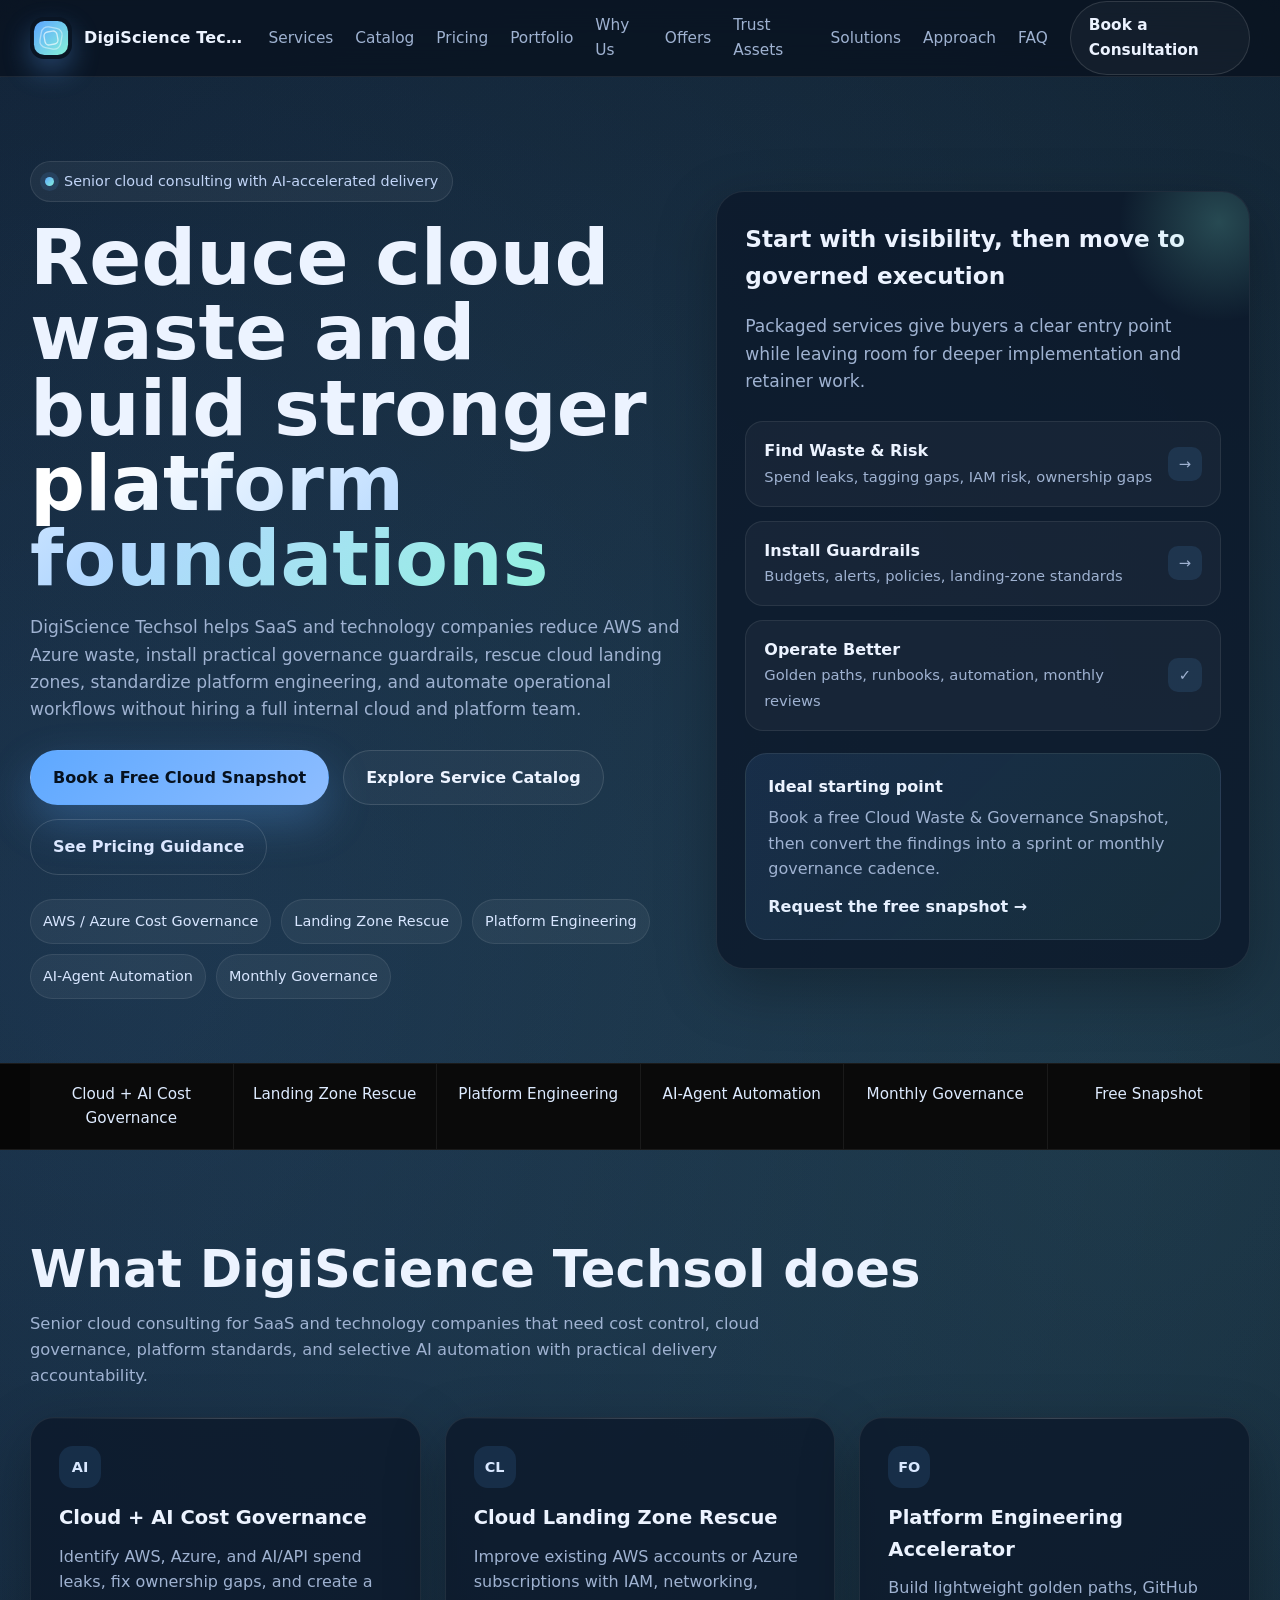
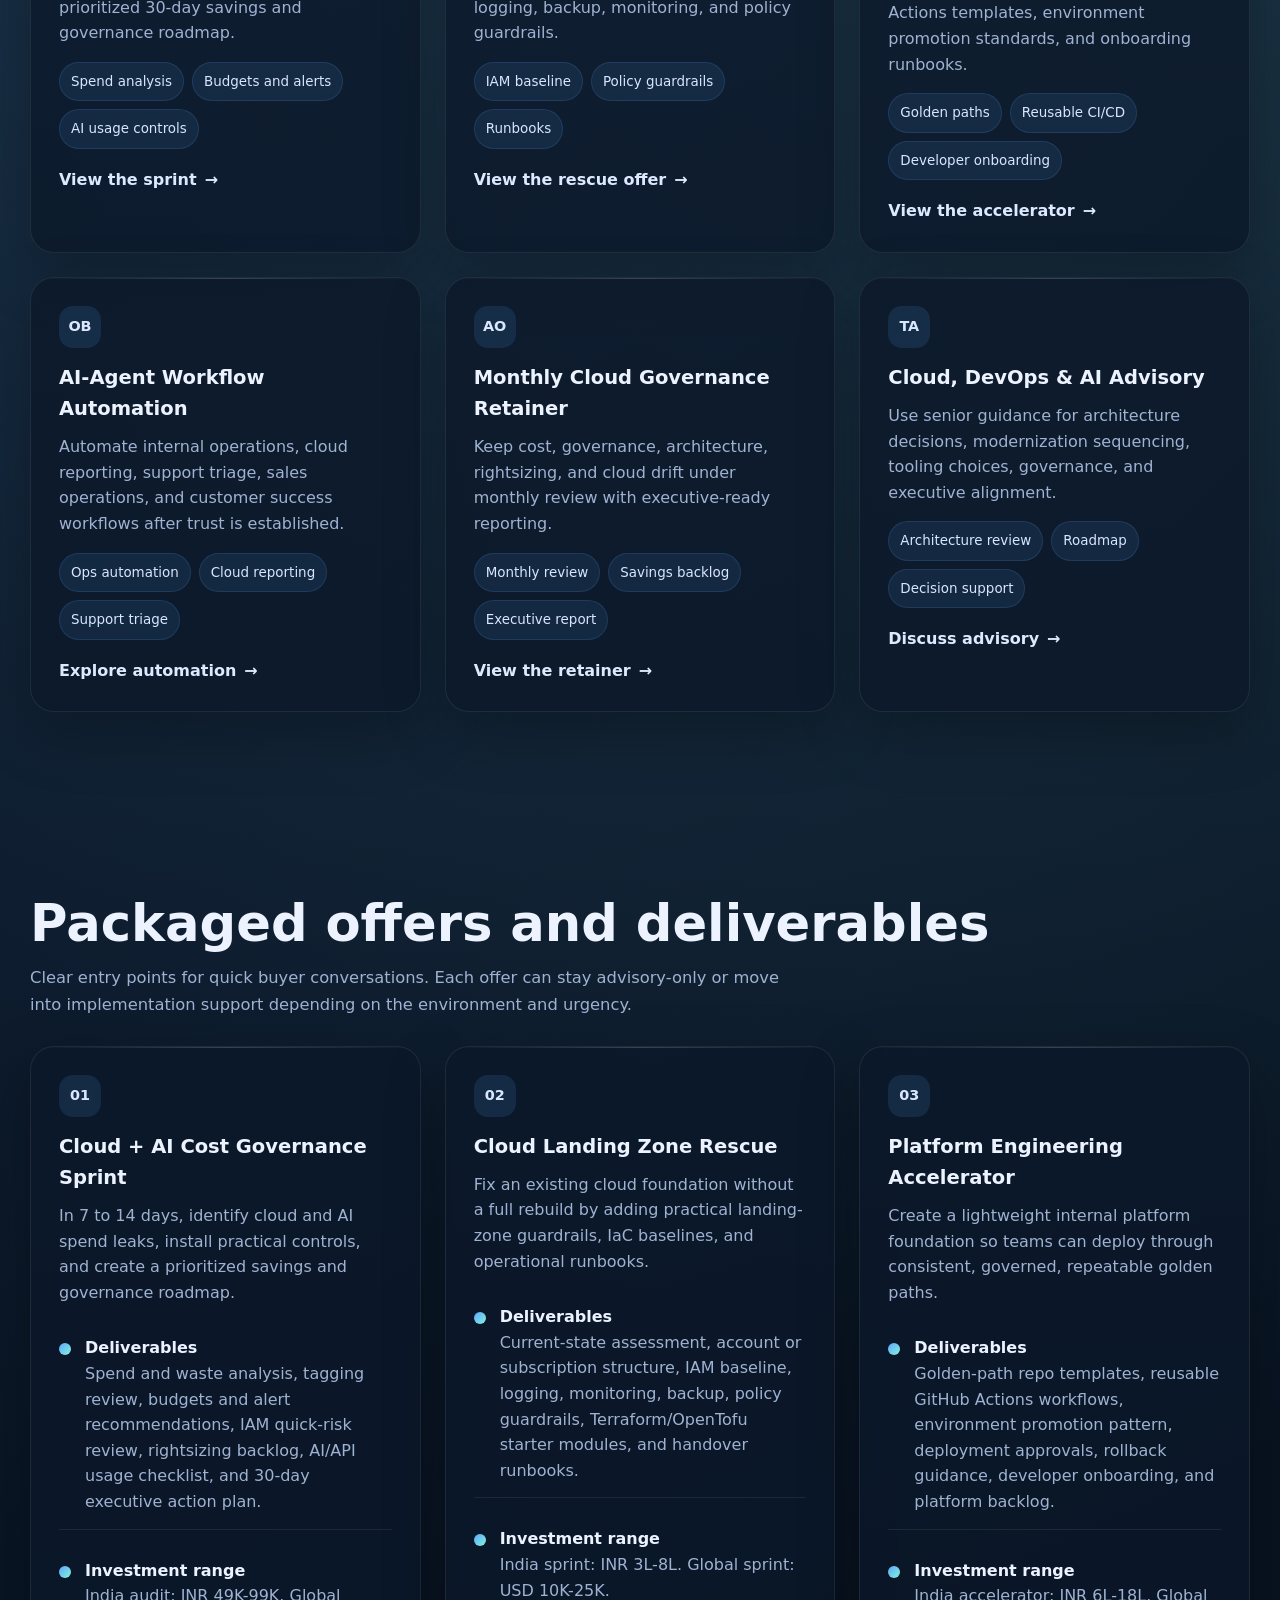
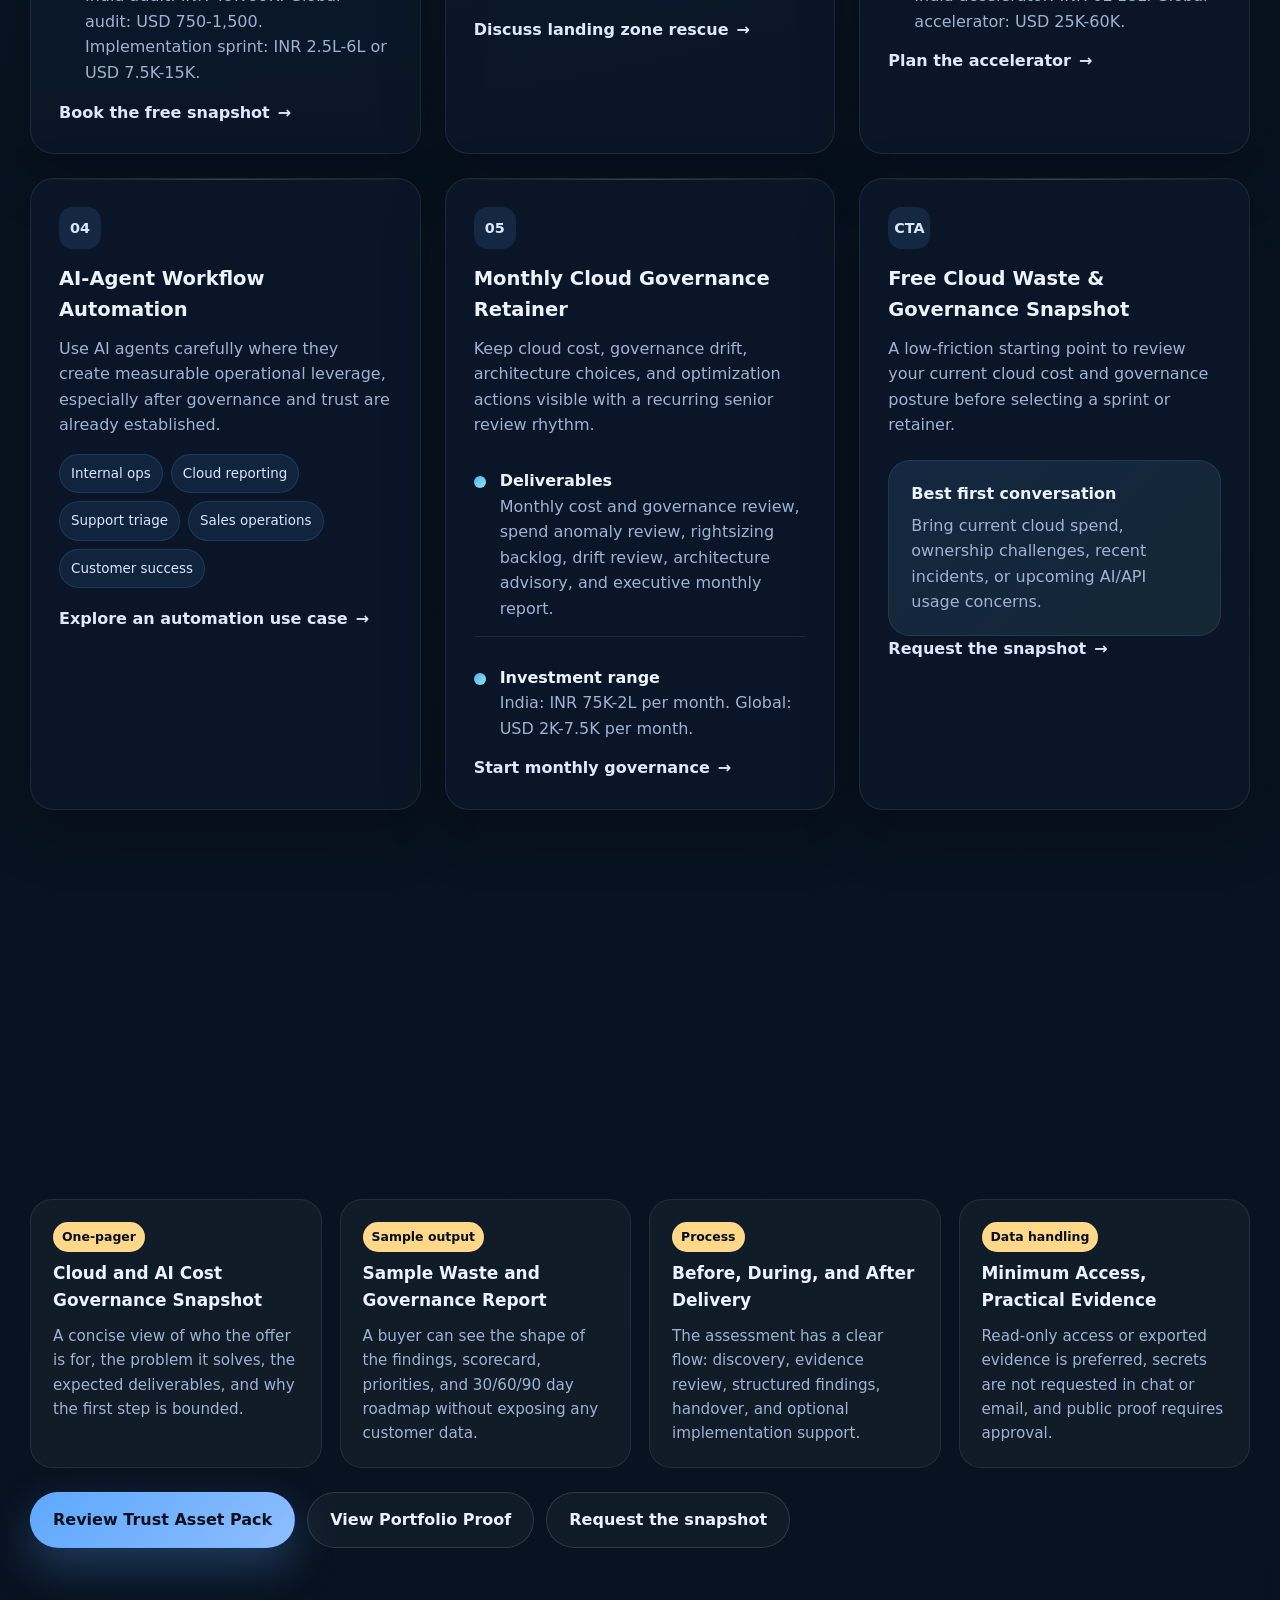
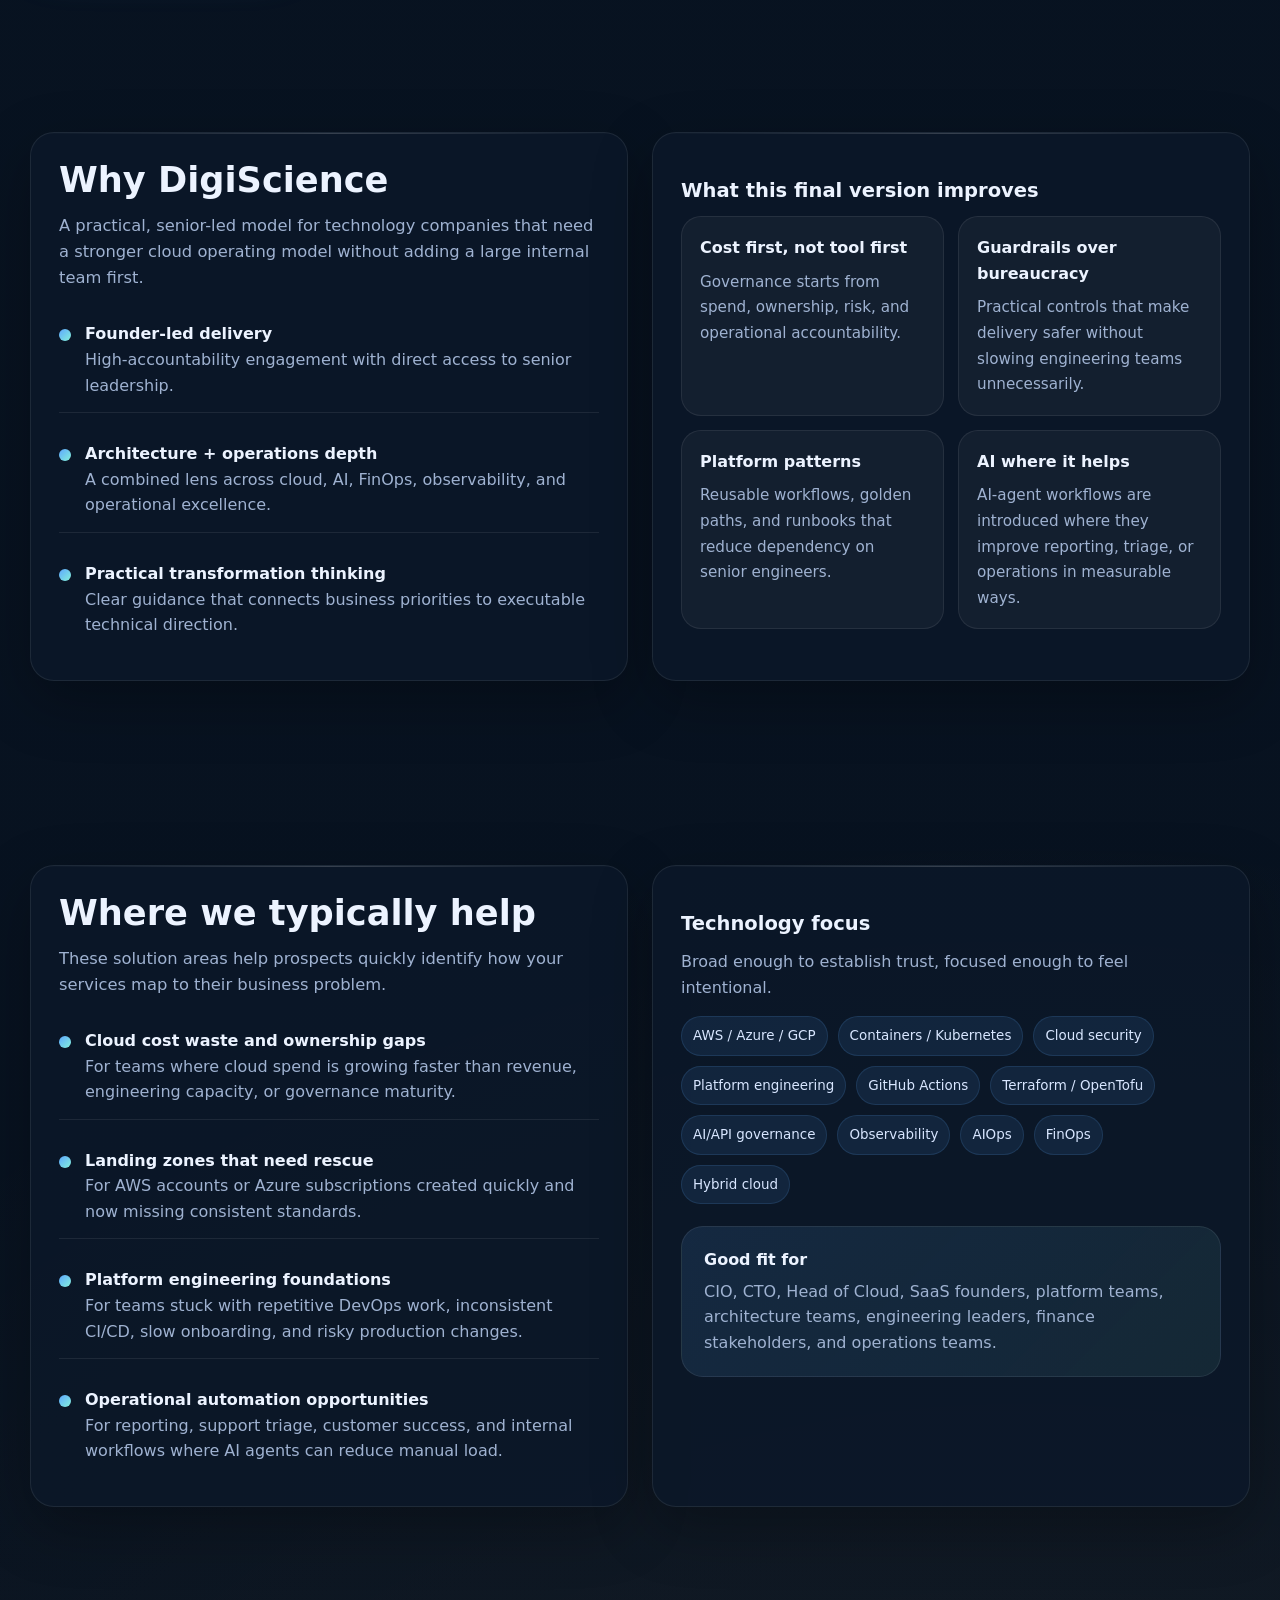
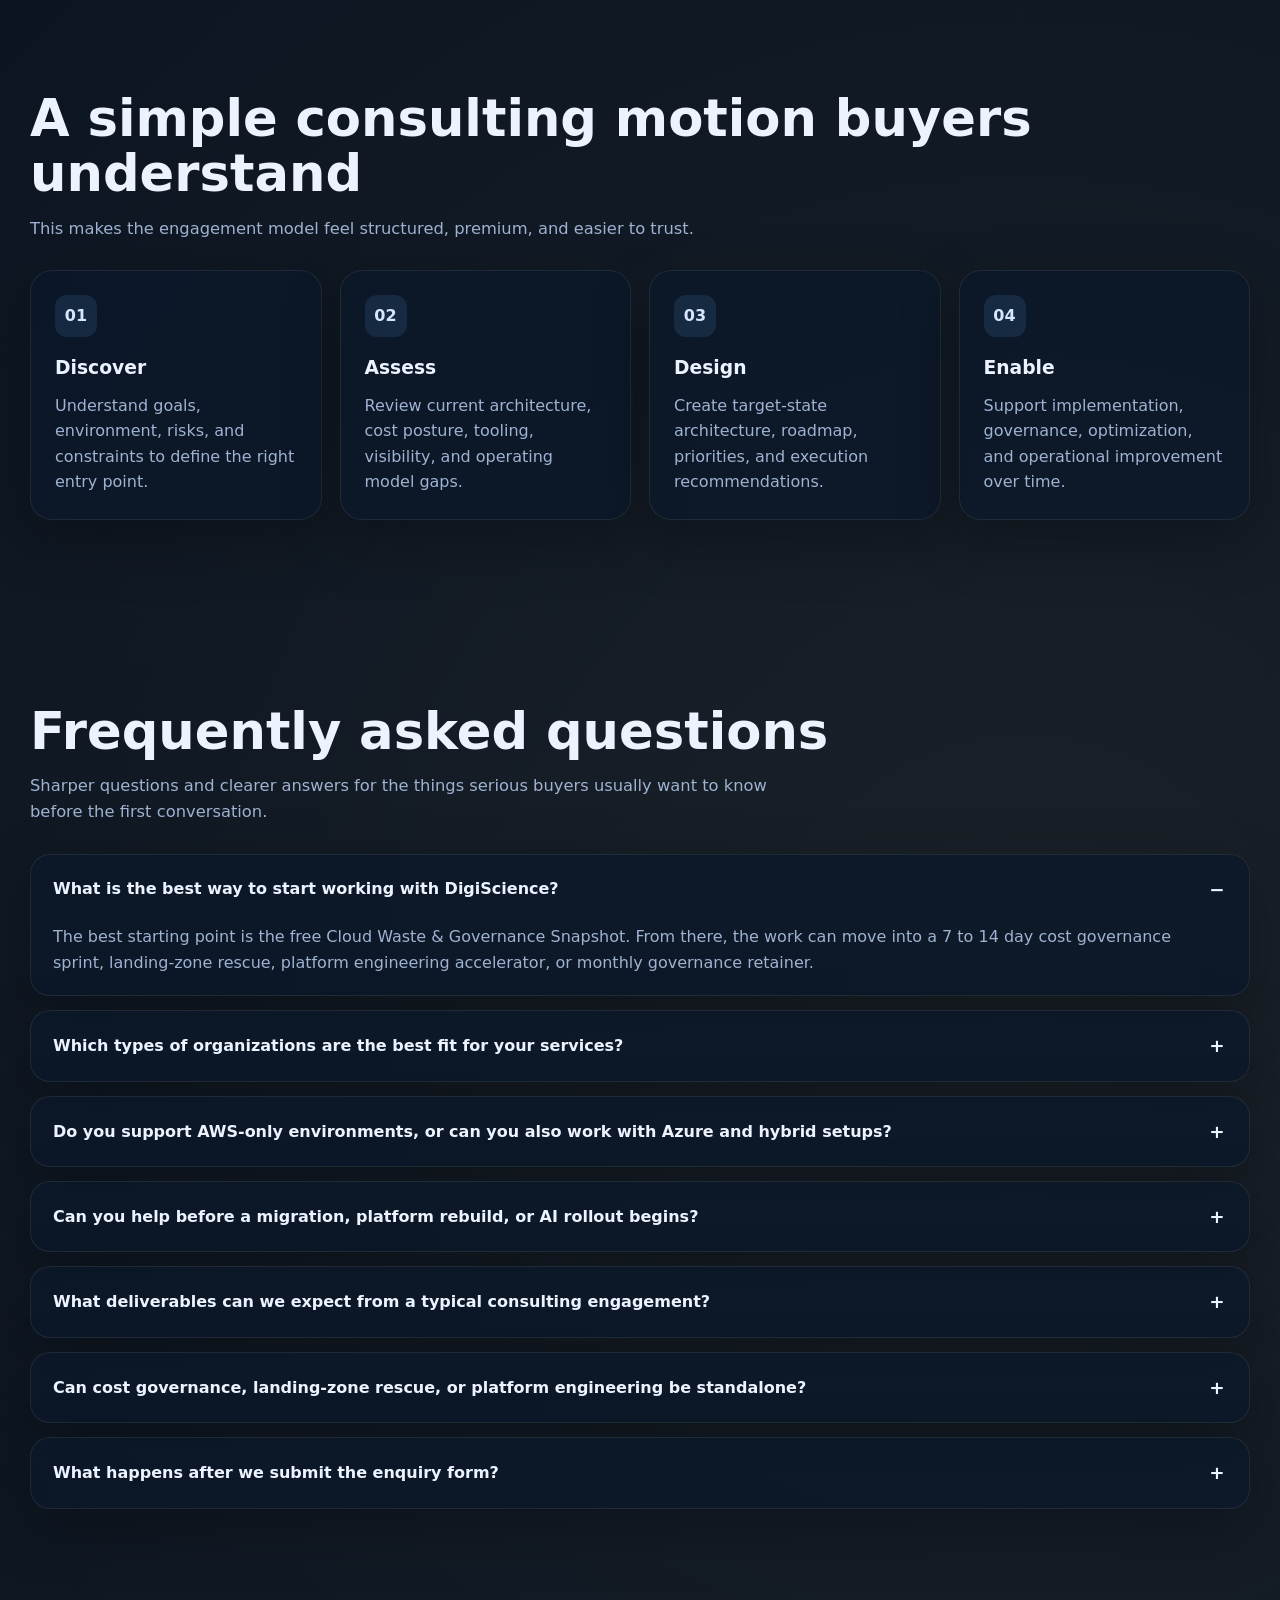
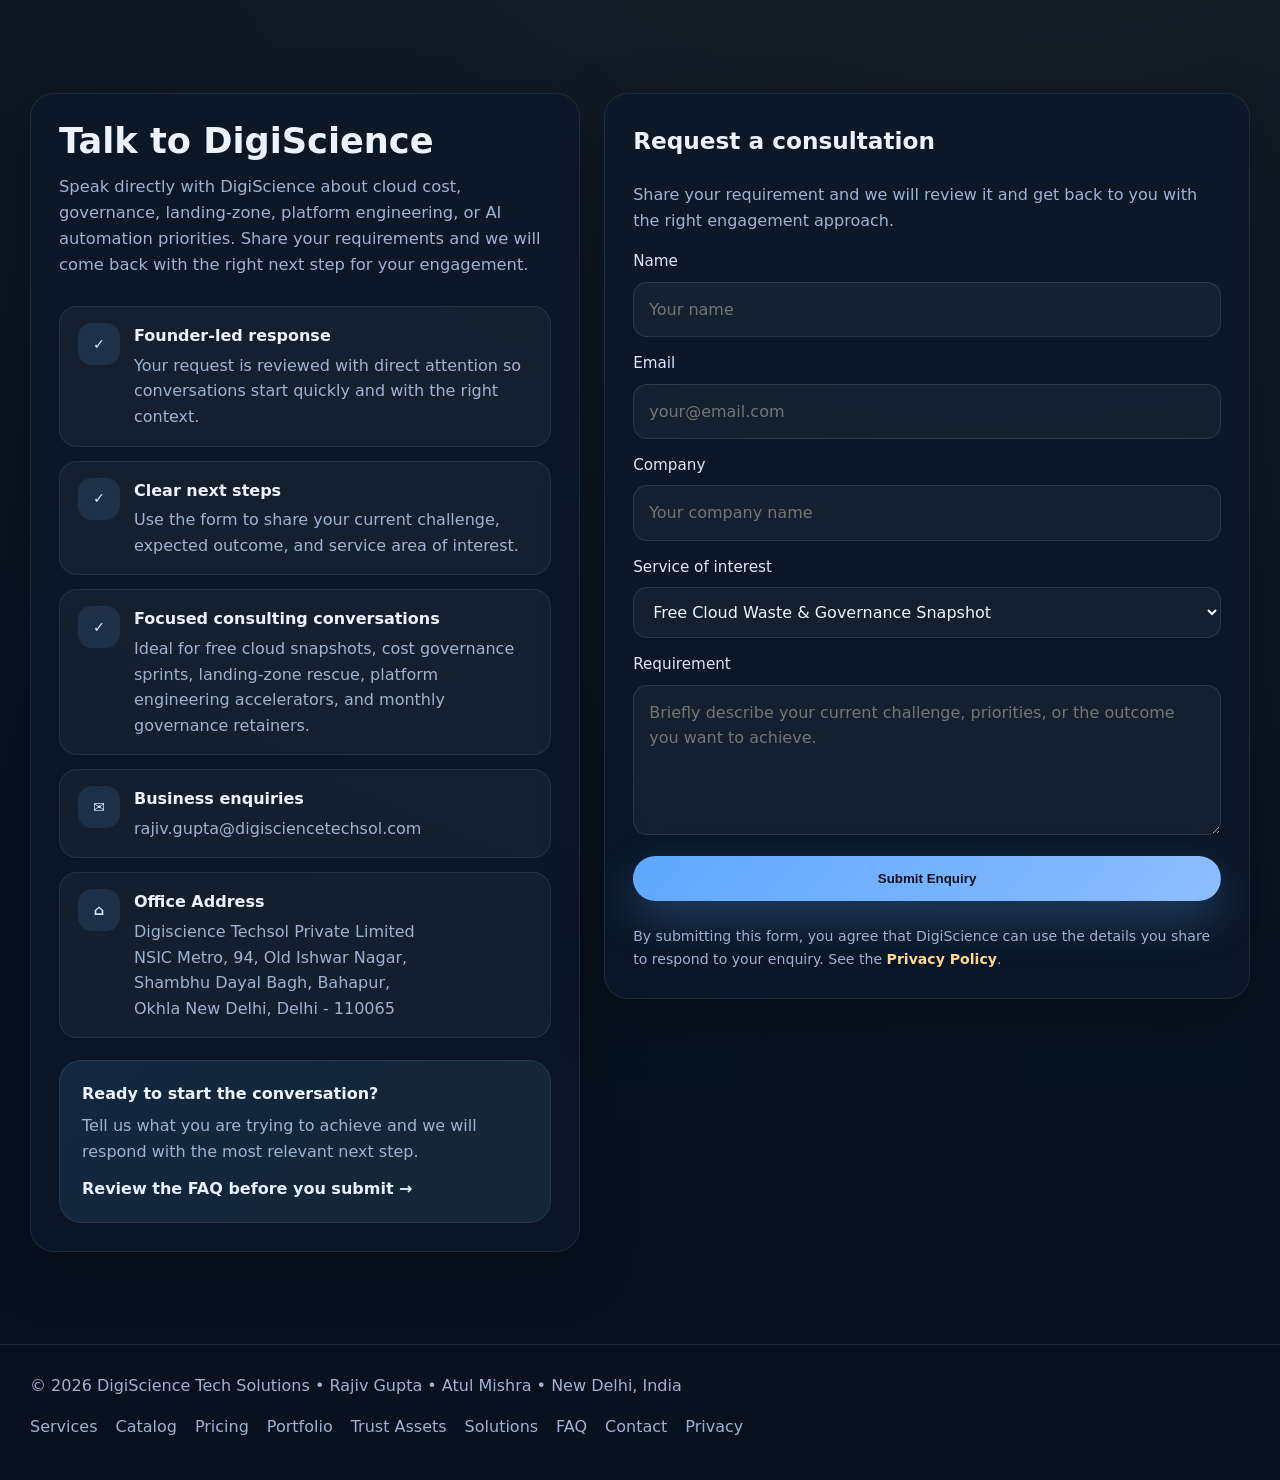
<file: index.html>
<!DOCTYPE html>
<html lang="en">
<head>
  <!-- Google tag (gtag.js) -->
  <script async src="https://www.googletagmanager.com/gtag/js?id=G-9CZXKFZ365"></script>
  <script>
    window.dataLayer = window.dataLayer || [];
    function gtag(){dataLayer.push(arguments);}
    gtag('js', new Date());

    gtag('config', 'G-9CZXKFZ365');
  </script>
  <meta charset="UTF-8" />
  <meta name="viewport" content="width=device-width, initial-scale=1.0" />
  <title>DigiScience Techsol | Cloud Cost Governance, Landing Zones, Platform Engineering & AI Automation</title>
  <meta name="description" content="DigiScience Techsol helps SaaS and technology companies reduce AWS and Azure waste, install cloud governance guardrails, rescue landing zones, build platform engineering foundations, and automate workflows with AI." />
  <meta name="robots" content="index, follow" />
  <meta name="theme-color" content="#07101d" />
  <meta name="author" content="DigiScience Tech Solutions" />
  <link rel="canonical" href="https://digisciencetechsol.com/" />
  <meta property="og:locale" content="en_IN" />
  <meta property="og:site_name" content="DigiScience Tech Solutions" />
  <meta property="og:title" content="DigiScience Techsol | Cloud Governance, Platform Engineering & AI Automation" />
  <meta property="og:description" content="Senior cloud consulting for cost governance, landing-zone rescue, platform engineering, AI-agent workflow automation, and monthly cloud governance." />
  <meta property="og:type" content="website" />
  <meta property="og:url" content="https://digisciencetechsol.com/" />
  <meta property="og:image" content="https://digisciencetechsol.com/assets/social-share.svg" />
  <meta property="og:image:type" content="image/svg+xml" />
  <meta property="og:image:width" content="1200" />
  <meta property="og:image:height" content="630" />
  <meta property="og:image:alt" content="DigiScience Tech Solutions - AI, Cloud, FinOps, Observability and AIOps Consulting" />
  <meta name="twitter:card" content="summary_large_image" />
  <meta name="twitter:title" content="DigiScience Techsol | Cloud Governance, Platform Engineering & AI Automation" />
  <meta name="twitter:description" content="Senior cloud consulting for cost governance, landing-zone rescue, platform engineering, AI-agent workflow automation, and monthly cloud governance." />
  <meta name="twitter:image" content="https://digisciencetechsol.com/assets/social-share.svg" />
  <link rel="icon" href="assets/favicon.svg" type="image/svg+xml" />
  <link rel="preload" href="style.css" as="style" />
  <link rel="stylesheet" href="style.css" />
  <script type="application/ld+json">
  {
    "@context": "https://schema.org",
    "@type": "ProfessionalService",
    "name": "DigiScience Tech Solutions",
    "url": "https://digisciencetechsol.com/",
    "image": "https://digisciencetechsol.com/assets/social-share.svg",
    "logo": "https://digisciencetechsol.com/assets/favicon.svg",
    "description": "Senior cloud consulting for cost governance, landing-zone rescue, platform engineering, AI-agent workflow automation, and monthly cloud governance.",
    "email": "rajiv.gupta@digisciencetechsol.com",
    "address": {
      "@type": "PostalAddress",
      "streetAddress": "NSIC Metro, 94, Old Ishwar Nagar, Shambhu Dayal Bagh, Bahapur, Okhla",
      "addressLocality": "New Delhi",
      "addressRegion": "Delhi",
      "postalCode": "110065",
      "addressCountry": "IN"
    },
    "areaServed": "Global",
    "sameAs": [
      "https://digisciencetechsol.com/"
    ]
  }
  </script>
</head>
<body>
  <header class="topbar">
    <div class="container nav">
      <a class="brand" href="#home" aria-label="DigiScience Tech Solutions home">
        <img class="brand-mark" src="assets/favicon.svg" alt="DigiScience logo" width="42" height="42" decoding="async" />
        <span class="brand-text">DigiScience Techsol</span>
      </a>

      <button class="menu-toggle" id="menuToggle" aria-label="Open menu" aria-expanded="false" aria-controls="navLinks">
        <span></span><span></span><span></span>
      </button>

      <nav class="nav-links" id="navLinks">
        <a href="#services">Services</a>
        <a href="services.html">Catalog</a>
        <a href="pricing.html">Pricing</a>
        <a href="portfolio.html">Portfolio</a>
        <a href="#why-us">Why Us</a>
        <a href="#offers">Offers</a>
        <a href="#trust">Trust Assets</a>
        <a href="#solutions">Solutions</a>
        <a href="#approach">Approach</a>
        <a href="#faq">FAQ</a>
        <a href="#contact" class="btn btn-secondary nav-cta">Book a Consultation</a>
      </nav>
    </div>
  </header>

  <main id="home">
    <section class="hero bg-grid">
      <div class="container hero-grid">
        <div class="reveal visible">
          <div class="eyebrow">Senior cloud consulting with AI-accelerated delivery</div>
          <h1>
            Reduce cloud waste and build stronger
            <span class="gradient-text">platform foundations</span>
          </h1>
          <p>
            DigiScience Techsol helps SaaS and technology companies reduce AWS and Azure waste, install practical
            governance guardrails, rescue cloud landing zones, standardize platform engineering, and automate operational
            workflows without hiring a full internal cloud and platform team.
          </p>
          <div class="hero-actions">
            <a class="btn btn-primary" href="#contact">Book a Free Cloud Snapshot</a>
            <a class="btn btn-secondary" href="services.html">Explore Service Catalog</a>
            <a class="btn btn-ghost" href="pricing.html">See Pricing Guidance</a>
          </div>
          <div class="hero-badges">
            <span class="chip">AWS / Azure Cost Governance</span>
            <span class="chip">Landing Zone Rescue</span>
            <span class="chip">Platform Engineering</span>
            <span class="chip">AI-Agent Automation</span>
            <span class="chip">Monthly Governance</span>
          </div>
        </div>

        <div class="hero-panel reveal">
          <h2 class="panel-title">Start with visibility, then move to governed execution</h2>
          <p class="panel-copy">Packaged services give buyers a clear entry point while leaving room for deeper implementation and retainer work.</p>
          <div class="hero-diagram">
            <a class="flow-box flow-link" href="#solutions" aria-label="Go to solution areas and priorities">
              <div>
                <strong>Find Waste & Risk</strong>
                <span>Spend leaks, tagging gaps, IAM risk, ownership gaps</span>
              </div>
              <span class="arrow">→</span>
            </a>
            <a class="flow-box flow-link" href="#approach" aria-label="Go to engagement approach and roadmap design">
              <div>
                <strong>Install Guardrails</strong>
                <span>Budgets, alerts, policies, landing-zone standards</span>
              </div>
              <span class="arrow">→</span>
            </a>
            <a class="flow-box flow-link" href="#contact" aria-label="Go to contact section to start an engagement">
              <div>
                <strong>Operate Better</strong>
                <span>Golden paths, runbooks, automation, monthly reviews</span>
              </div>
              <span class="arrow">✓</span>
            </a>
          </div>
          <div class="cta-banner">
            <strong>Ideal starting point</strong>
            <span>Book a free Cloud Waste & Governance Snapshot, then convert the findings into a sprint or monthly governance cadence.</span>
            <a class="cta-inline-link" href="#contact">Request the free snapshot →</a>
          </div>
        </div>
      </div>
    </section>

    <section class="service-strip" aria-label="Primary Services">
      <div class="container service-strip-inner">
        <a class="service-link" href="#offer-cost-governance">Cloud + AI Cost Governance</a>
        <a class="service-link" href="#offer-landing-zone">Landing Zone Rescue</a>
        <a class="service-link" href="#offer-platform">Platform Engineering</a>
        <a class="service-link" href="#offer-ai-agent">AI-Agent Automation</a>
        <a class="service-link" href="#offer-retainer">Monthly Governance</a>
        <a class="service-link" href="#contact">Free Snapshot</a>
      </div>
    </section>

    <section class="section" id="services">
      <div class="container">
        <h2 class="section-title reveal">What DigiScience Techsol does</h2>
        <p class="section-subtitle reveal">Senior cloud consulting for SaaS and technology companies that need cost control, cloud governance, platform standards, and selective AI automation with practical delivery accountability.</p>
        <div class="cards">
          <article class="card reveal" id="service-ai-architecture">
            <div class="card-icon">AI</div>
            <h3>Cloud + AI Cost Governance</h3>
            <p>Identify AWS, Azure, and AI/API spend leaks, fix ownership gaps, and create a prioritized 30-day savings and governance roadmap.</p>
            <div class="tags"><span class="tag">Spend analysis</span><span class="tag">Budgets and alerts</span><span class="tag">AI usage controls</span></div>
            <a class="card-link" href="#offer-cost-governance" data-service="Cloud + AI Cost Governance Sprint">View the sprint <span>→</span></a>
          </article>

          <article class="card reveal" id="service-cloud-journey">
            <div class="card-icon">CL</div>
            <h3>Cloud Landing Zone Rescue</h3>
            <p>Improve existing AWS accounts or Azure subscriptions with IAM, networking, logging, backup, monitoring, and policy guardrails.</p>
            <div class="tags"><span class="tag">IAM baseline</span><span class="tag">Policy guardrails</span><span class="tag">Runbooks</span></div>
            <a class="card-link" href="#offer-landing-zone" data-service="Cloud Landing Zone Rescue">View the rescue offer <span>→</span></a>
          </article>

          <article class="card reveal" id="service-finops">
            <div class="card-icon">FO</div>
            <h3>Platform Engineering Accelerator</h3>
            <p>Build lightweight golden paths, GitHub Actions templates, environment promotion standards, and onboarding runbooks.</p>
            <div class="tags"><span class="tag">Golden paths</span><span class="tag">Reusable CI/CD</span><span class="tag">Developer onboarding</span></div>
            <a class="card-link" href="#offer-platform" data-service="Platform Engineering Accelerator">View the accelerator <span>→</span></a>
          </article>

          <article class="card reveal" id="service-observability">
            <div class="card-icon">OB</div>
            <h3>AI-Agent Workflow Automation</h3>
            <p>Automate internal operations, cloud reporting, support triage, sales operations, and customer success workflows after trust is established.</p>
            <div class="tags"><span class="tag">Ops automation</span><span class="tag">Cloud reporting</span><span class="tag">Support triage</span></div>
            <a class="card-link" href="#offer-ai-agent" data-service="AI-Agent Workflow Automation">Explore automation <span>→</span></a>
          </article>

          <article class="card reveal" id="service-aiops">
            <div class="card-icon">AO</div>
            <h3>Monthly Cloud Governance Retainer</h3>
            <p>Keep cost, governance, architecture, rightsizing, and cloud drift under monthly review with executive-ready reporting.</p>
            <div class="tags"><span class="tag">Monthly review</span><span class="tag">Savings backlog</span><span class="tag">Executive report</span></div>
            <a class="card-link" href="#offer-retainer" data-service="Monthly Cloud Governance Retainer">View the retainer <span>→</span></a>
          </article>

          <article class="card reveal" id="service-advisory">
            <div class="card-icon">TA</div>
            <h3>Cloud, DevOps & AI Advisory</h3>
            <p>Use senior guidance for architecture decisions, modernization sequencing, tooling choices, governance, and executive alignment.</p>
            <div class="tags"><span class="tag">Architecture review</span><span class="tag">Roadmap</span><span class="tag">Decision support</span></div>
            <a class="card-link" href="#contact" data-service="Cloud, DevOps and AI Advisory">Discuss advisory <span>→</span></a>
          </article>
        </div>
      </div>
    </section>

    <section class="section" id="offers">
      <div class="container">
        <h2 class="section-title reveal">Packaged offers and deliverables</h2>
        <p class="section-subtitle reveal">Clear entry points for quick buyer conversations. Each offer can stay advisory-only or move into implementation support depending on the environment and urgency.</p>
        <div class="cards">
          <article class="card reveal" id="offer-cost-governance">
            <div class="card-icon">01</div>
            <h3>Cloud + AI Cost Governance Sprint</h3>
            <p>In 7 to 14 days, identify cloud and AI spend leaks, install practical controls, and create a prioritized savings and governance roadmap.</p>
            <div class="list">
              <div class="list-item"><span class="dot"></span><div><strong>Deliverables</strong><br><span>Spend and waste analysis, tagging review, budgets and alert recommendations, IAM quick-risk review, rightsizing backlog, AI/API usage checklist, and 30-day executive action plan.</span></div></div>
              <div class="list-item"><span class="dot"></span><div><strong>Investment range</strong><br><span>India audit: INR 49K-99K. Global audit: USD 750-1,500. Implementation sprint: INR 2.5L-6L or USD 7.5K-15K.</span></div></div>
            </div>
            <a class="card-link" href="#contact" data-service="Cloud + AI Cost Governance Sprint">Book the free snapshot <span>→</span></a>
          </article>

          <article class="card reveal" id="offer-landing-zone">
            <div class="card-icon">02</div>
            <h3>Cloud Landing Zone Rescue</h3>
            <p>Fix an existing cloud foundation without a full rebuild by adding practical landing-zone guardrails, IaC baselines, and operational runbooks.</p>
            <div class="list">
              <div class="list-item"><span class="dot"></span><div><strong>Deliverables</strong><br><span>Current-state assessment, account or subscription structure, IAM baseline, logging, monitoring, backup, policy guardrails, Terraform/OpenTofu starter modules, and handover runbooks.</span></div></div>
              <div class="list-item"><span class="dot"></span><div><strong>Investment range</strong><br><span>India sprint: INR 3L-8L. Global sprint: USD 10K-25K.</span></div></div>
            </div>
            <a class="card-link" href="#contact" data-service="Cloud Landing Zone Rescue">Discuss landing zone rescue <span>→</span></a>
          </article>

          <article class="card reveal" id="offer-platform">
            <div class="card-icon">03</div>
            <h3>Platform Engineering Accelerator</h3>
            <p>Create a lightweight internal platform foundation so teams can deploy through consistent, governed, repeatable golden paths.</p>
            <div class="list">
              <div class="list-item"><span class="dot"></span><div><strong>Deliverables</strong><br><span>Golden-path repo templates, reusable GitHub Actions workflows, environment promotion pattern, deployment approvals, rollback guidance, developer onboarding, and platform backlog.</span></div></div>
              <div class="list-item"><span class="dot"></span><div><strong>Investment range</strong><br><span>India accelerator: INR 6L-18L. Global accelerator: USD 25K-60K.</span></div></div>
            </div>
            <a class="card-link" href="#contact" data-service="Platform Engineering Accelerator">Plan the accelerator <span>→</span></a>
          </article>

          <article class="card reveal" id="offer-ai-agent">
            <div class="card-icon">04</div>
            <h3>AI-Agent Workflow Automation</h3>
            <p>Use AI agents carefully where they create measurable operational leverage, especially after governance and trust are already established.</p>
            <div class="tags"><span class="tag">Internal ops</span><span class="tag">Cloud reporting</span><span class="tag">Support triage</span><span class="tag">Sales operations</span><span class="tag">Customer success</span></div>
            <a class="card-link" href="#contact" data-service="AI-Agent Workflow Automation">Explore an automation use case <span>→</span></a>
          </article>

          <article class="card reveal" id="offer-retainer">
            <div class="card-icon">05</div>
            <h3>Monthly Cloud Governance Retainer</h3>
            <p>Keep cloud cost, governance drift, architecture choices, and optimization actions visible with a recurring senior review rhythm.</p>
            <div class="list">
              <div class="list-item"><span class="dot"></span><div><strong>Deliverables</strong><br><span>Monthly cost and governance review, spend anomaly review, rightsizing backlog, drift review, architecture advisory, and executive monthly report.</span></div></div>
              <div class="list-item"><span class="dot"></span><div><strong>Investment range</strong><br><span>India: INR 75K-2L per month. Global: USD 2K-7.5K per month.</span></div></div>
            </div>
            <a class="card-link" href="#contact" data-service="Monthly Cloud Governance Retainer">Start monthly governance <span>→</span></a>
          </article>

          <article class="card reveal">
            <div class="card-icon">CTA</div>
            <h3>Free Cloud Waste & Governance Snapshot</h3>
            <p>A low-friction starting point to review your current cloud cost and governance posture before selecting a sprint or retainer.</p>
            <div class="cta-banner">
              <strong>Best first conversation</strong>
              <span>Bring current cloud spend, ownership challenges, recent incidents, or upcoming AI/API usage concerns.</span>
            </div>
            <a class="card-link" href="#contact" data-service="Free Cloud Waste & Governance Snapshot">Request the snapshot <span>→</span></a>
          </article>
        </div>
      </div>
    </section>

    <section class="section" id="trust">
      <div class="container">
        <h2 class="section-title reveal">Trust assets for a low-risk first conversation</h2>
        <p class="section-subtitle reveal">Before a buyer shares access or schedules a deeper discussion, they can inspect the method, sample output, delivery process, and data-handling approach.</p>
        <div class="trust-grid">
          <article class="trust-card reveal">
            <span class="trust-kicker">One-pager</span>
            <h3>Cloud and AI Cost Governance Snapshot</h3>
            <p>A concise view of who the offer is for, the problem it solves, the expected deliverables, and why the first step is bounded.</p>
          </article>
          <article class="trust-card reveal">
            <span class="trust-kicker">Sample output</span>
            <h3>Sample Waste and Governance Report</h3>
            <p>A buyer can see the shape of the findings, scorecard, priorities, and 30/60/90 day roadmap without exposing any customer data.</p>
          </article>
          <article class="trust-card reveal">
            <span class="trust-kicker">Process</span>
            <h3>Before, During, and After Delivery</h3>
            <p>The assessment has a clear flow: discovery, evidence review, structured findings, handover, and optional implementation support.</p>
          </article>
          <article class="trust-card reveal">
            <span class="trust-kicker">Data handling</span>
            <h3>Minimum Access, Practical Evidence</h3>
            <p>Read-only access or exported evidence is preferred, secrets are not requested in chat or email, and public proof requires approval.</p>
          </article>
        </div>
        <div class="trust-actions reveal">
          <a class="btn btn-primary" href="trust-assets.html">Review Trust Asset Pack</a>
          <a class="btn btn-secondary" href="portfolio.html">View Portfolio Proof</a>
          <a class="btn btn-secondary" href="#contact" data-service="Free Cloud Waste & Governance Snapshot">Request the snapshot</a>
        </div>
      </div>
    </section>

    <section class="section" id="why-us">
      <div class="container split">
        <div class="card reveal">
          <h2 class="section-title smaller">Why DigiScience</h2>
          <p class="section-subtitle compact">A practical, senior-led model for technology companies that need a stronger cloud operating model without adding a large internal team first.</p>
          <div class="list">
            <div class="list-item"><span class="dot"></span><div><strong>Founder-led delivery</strong><br><span>High-accountability engagement with direct access to senior leadership.</span></div></div>
            <div class="list-item"><span class="dot"></span><div><strong>Architecture + operations depth</strong><br><span>A combined lens across cloud, AI, FinOps, observability, and operational excellence.</span></div></div>
            <div class="list-item"><span class="dot"></span><div><strong>Practical transformation thinking</strong><br><span>Clear guidance that connects business priorities to executable technical direction.</span></div></div>
          </div>
        </div>

        <div class="card reveal">
          <h3 class="subhead">What this final version improves</h3>
          <div class="pill-grid">
            <div class="pill-card"><strong>Cost first, not tool first</strong><span>Governance starts from spend, ownership, risk, and operational accountability.</span></div>
            <div class="pill-card"><strong>Guardrails over bureaucracy</strong><span>Practical controls that make delivery safer without slowing engineering teams unnecessarily.</span></div>
            <div class="pill-card"><strong>Platform patterns</strong><span>Reusable workflows, golden paths, and runbooks that reduce dependency on senior engineers.</span></div>
            <div class="pill-card"><strong>AI where it helps</strong><span>AI-agent workflows are introduced where they improve reporting, triage, or operations in measurable ways.</span></div>
          </div>
        </div>
      </div>
    </section>

    <section class="section" id="solutions">
      <div class="container split">
        <div class="card reveal">
          <h2 class="section-title smaller">Where we typically help</h2>
          <p class="section-subtitle compact">These solution areas help prospects quickly identify how your services map to their business problem.</p>
          <div class="list">
            <div class="list-item"><span class="dot"></span><div><strong>Cloud cost waste and ownership gaps</strong><br><span>For teams where cloud spend is growing faster than revenue, engineering capacity, or governance maturity.</span></div></div>
            <div class="list-item"><span class="dot"></span><div><strong>Landing zones that need rescue</strong><br><span>For AWS accounts or Azure subscriptions created quickly and now missing consistent standards.</span></div></div>
            <div class="list-item"><span class="dot"></span><div><strong>Platform engineering foundations</strong><br><span>For teams stuck with repetitive DevOps work, inconsistent CI/CD, slow onboarding, and risky production changes.</span></div></div>
            <div class="list-item"><span class="dot"></span><div><strong>Operational automation opportunities</strong><br><span>For reporting, support triage, customer success, and internal workflows where AI agents can reduce manual load.</span></div></div>
          </div>
        </div>

        <div class="card reveal">
          <h3 class="subhead">Technology focus</h3>
          <p class="muted-top">Broad enough to establish trust, focused enough to feel intentional.</p>
          <div class="tags tags-tight">
            <span class="tag">AWS / Azure / GCP</span>
            <span class="tag">Containers / Kubernetes</span>
            <span class="tag">Cloud security</span>
            <span class="tag">Platform engineering</span>
            <span class="tag">GitHub Actions</span>
            <span class="tag">Terraform / OpenTofu</span>
            <span class="tag">AI/API governance</span>
            <span class="tag">Observability</span>
            <span class="tag">AIOps</span>
            <span class="tag">FinOps</span>
            <span class="tag">Hybrid cloud</span>
          </div>
          <div class="cta-banner space-top">
            <strong>Good fit for</strong>
            <span>CIO, CTO, Head of Cloud, SaaS founders, platform teams, architecture teams, engineering leaders, finance stakeholders, and operations teams.</span>
          </div>
        </div>
      </div>
    </section>

    <section class="section" id="approach">
      <div class="container">
        <h2 class="section-title reveal">A simple consulting motion buyers understand</h2>
        <p class="section-subtitle reveal">This makes the engagement model feel structured, premium, and easier to trust.</p>
        <div class="process">
          <div class="step reveal"><div class="number">01</div><h3>Discover</h3><p>Understand goals, environment, risks, and constraints to define the right entry point.</p></div>
          <div class="step reveal"><div class="number">02</div><h3>Assess</h3><p>Review current architecture, cost posture, tooling, visibility, and operating model gaps.</p></div>
          <div class="step reveal"><div class="number">03</div><h3>Design</h3><p>Create target-state architecture, roadmap, priorities, and execution recommendations.</p></div>
          <div class="step reveal"><div class="number">04</div><h3>Enable</h3><p>Support implementation, governance, optimization, and operational improvement over time.</p></div>
        </div>
      </div>
    </section>

    <section class="section" id="faq">
      <div class="container">
        <h2 class="section-title reveal">Frequently asked questions</h2>
        <p class="section-subtitle reveal">Sharper questions and clearer answers for the things serious buyers usually want to know before the first conversation.</p>
        <div class="faq">
          <div class="faq-item reveal open">
            <button class="faq-question" type="button" aria-expanded="true">What is the best way to start working with DigiScience?<span>−</span></button>
            <div class="faq-answer">The best starting point is the free Cloud Waste & Governance Snapshot. From there, the work can move into a 7 to 14 day cost governance sprint, landing-zone rescue, platform engineering accelerator, or monthly governance retainer.</div>
          </div>
          <div class="faq-item reveal">
            <button class="faq-question" type="button" aria-expanded="false">Which types of organizations are the best fit for your services?<span>+</span></button>
            <div class="faq-answer">DigiScience is best suited for SaaS, technology, and cloud-heavy companies that need senior help with AWS or Azure cost control, landing-zone guardrails, platform engineering foundations, and pragmatic AI automation.</div>
          </div>
          <div class="faq-item reveal">
            <button class="faq-question" type="button" aria-expanded="false">Do you support AWS-only environments, or can you also work with Azure and hybrid setups?<span>+</span></button>
            <div class="faq-answer">Yes. Engagements can cover AWS-led, Azure-led, hybrid, and multi-cloud platforms where governance, cost visibility, landing-zone maturity, or operational standards need improvement.</div>
          </div>
          <div class="faq-item reveal">
            <button class="faq-question" type="button" aria-expanded="false">Can you help before a migration, platform rebuild, or AI rollout begins?<span>+</span></button>
            <div class="faq-answer">Yes. Many engagements start before implementation with an assessment, cost and risk review, target-state architecture, governance model, or platform roadmap so execution begins with clarity.</div>
          </div>
          <div class="faq-item reveal">
            <button class="faq-question" type="button" aria-expanded="false">What deliverables can we expect from a typical consulting engagement?<span>+</span></button>
            <div class="faq-answer">Typical deliverables include cloud spend findings, tagging and ownership recommendations, IAM and governance notes, rightsizing backlog, landing-zone guardrails, GitHub Actions templates, runbooks, roadmap decks, and executive reports.</div>
          </div>
          <div class="faq-item reveal">
            <button class="faq-question" type="button" aria-expanded="false">Can cost governance, landing-zone rescue, or platform engineering be standalone?<span>+</span></button>
            <div class="faq-answer">Absolutely. Each packaged offer can be delivered independently, combined into a broader program, or continued through the monthly cloud governance retainer.</div>
          </div>
          <div class="faq-item reveal">
            <button class="faq-question" type="button" aria-expanded="false">What happens after we submit the enquiry form?<span>+</span></button>
            <div class="faq-answer">Once you submit the form, your enquiry is reviewed and the DigiScience team will follow up using the contact details you shared.</div>
          </div>
        </div>
      </div>
    </section>

    <section class="section" id="contact">
      <div class="container contact-grid">
        <div class="contact-card reveal">
          <h2 class="section-title smaller">Talk to DigiScience</h2>
          <p class="section-subtitle compact">Speak directly with DigiScience about cloud cost, governance, landing-zone, platform engineering, or AI automation priorities. Share your requirements and we will come back with the right next step for your engagement.</p>
          <div class="contact-links">
            <div class="contact-link">
              <div class="icon">✓</div>
              <div>
                <strong>Founder-led response</strong>
                <span>Your request is reviewed with direct attention so conversations start quickly and with the right context.</span>
              </div>
            </div>
            <div class="contact-link">
              <div class="icon">✓</div>
              <div>
                <strong>Clear next steps</strong>
                <span>Use the form to share your current challenge, expected outcome, and service area of interest.</span>
              </div>
            </div>
            <div class="contact-link">
              <div class="icon">✓</div>
              <div>
                <strong>Focused consulting conversations</strong>
                <span>Ideal for free cloud snapshots, cost governance sprints, landing-zone rescue, platform engineering accelerators, and monthly governance retainers.</span>
              </div>
            </div>
            <div class="contact-link">
              <div class="icon">✉</div>
              <div>
                <strong>Business enquiries</strong>
                <a href="mailto:rajiv.gupta@digisciencetechsol.com">rajiv.gupta@digisciencetechsol.com</a>
              </div>
            </div>
            <div class="contact-link">
              <div class="icon">⌂</div>
              <div>
                <strong>Office Address</strong>
                <span>Digiscience Techsol Private Limited<br />NSIC Metro, 94, Old Ishwar Nagar,<br />Shambhu Dayal Bagh, Bahapur,<br />Okhla New Delhi, Delhi - 110065</span>
              </div>
            </div>
          </div>
          <div class="cta-banner space-top">
            <strong>Ready to start the conversation?</strong>
            <span>Tell us what you are trying to achieve and we will respond with the most relevant next step.</span>
            <a class="cta-inline-link" href="#faq">Review the FAQ before you submit →</a>
          </div>
        </div>

        <div class="contact-card reveal">
          <h3 class="subhead">Request a consultation</h3>
          <p class="muted-top">Share your requirement and we will review it and get back to you with the right engagement approach.</p>
          <form id="contactForm" novalidate>
            <p class="hidden-field hp-field" aria-hidden="true">
              <label>Leave this field empty <input type="text" name="website" tabindex="-1" autocomplete="off" /></label>
            </p>
            <div>
              <label for="name">Name</label>
              <input type="text" id="name" name="name" placeholder="Your name" required />
            </div>
            <div>
              <label for="email">Email</label>
              <input type="email" id="email" name="email" placeholder="your@email.com" required />
            </div>
            <div>
              <label for="company">Company</label>
              <input type="text" id="company" name="company" placeholder="Your company name" />
            </div>
            <div>
              <label for="service">Service of interest</label>
              <select id="service" name="service">
                <option>Free Cloud Waste & Governance Snapshot</option>
                <option>Cloud + AI Cost Governance Sprint</option>
                <option>Cloud Landing Zone Rescue</option>
                <option>Platform Engineering Accelerator</option>
                <option>AI-Agent Workflow Automation</option>
                <option>Monthly Cloud Governance Retainer</option>
                <option>Cloud, DevOps and AI Advisory</option>
              </select>
            </div>
            <div>
              <label for="message">Requirement</label>
              <textarea id="message" name="message" placeholder="Briefly describe your current challenge, priorities, or the outcome you want to achieve."></textarea>
            </div>

            <button class="btn btn-primary" type="submit">Submit Enquiry</button>
            <p class="privacy-note">By submitting this form, you agree that DigiScience can use the details you share to respond to your enquiry. See the <a href="privacy.html">Privacy Policy</a>.</p>
            <div class="form-note" id="formNote" aria-live="polite"></div>
          </form>
        </div>
      </div>
    </section>
  </main>

  <footer class="footer">
    <div class="container footer-inner">
      <div>© 2026 DigiScience Tech Solutions • Rajiv Gupta • Atul Mishra • New Delhi, India</div>
      <div class="footer-links">
        <a href="#services">Services</a>
        <a href="services.html">Catalog</a>
        <a href="pricing.html">Pricing</a>
        <a href="portfolio.html">Portfolio</a>
        <a href="trust-assets.html">Trust Assets</a>
        <a href="#solutions">Solutions</a>
        <a href="#faq">FAQ</a>
        <a href="#contact">Contact</a>
        <a href="privacy.html">Privacy</a>
      </div>
    </div>
  </footer>

  <script src="config.js" defer></script>
  <script src="script.js" defer></script>
<!--Start of Tawk.to Script-->
<script type="text/javascript">
var Tawk_API=Tawk_API||{}, Tawk_LoadStart=new Date();
(function(){
var s1=document.createElement("script"),s0=document.getElementsByTagName("script")[0];
s1.async=true;
s1.src='https://embed.tawk.to/69ca6d0565e73a1c3959799d/1jkvbjoc9';
s1.charset='UTF-8';
s1.setAttribute('crossorigin','*');
s0.parentNode.insertBefore(s1,s0);
})();
</script>
<!--End of Tawk.to Script-->
</body>
</html>
</file>
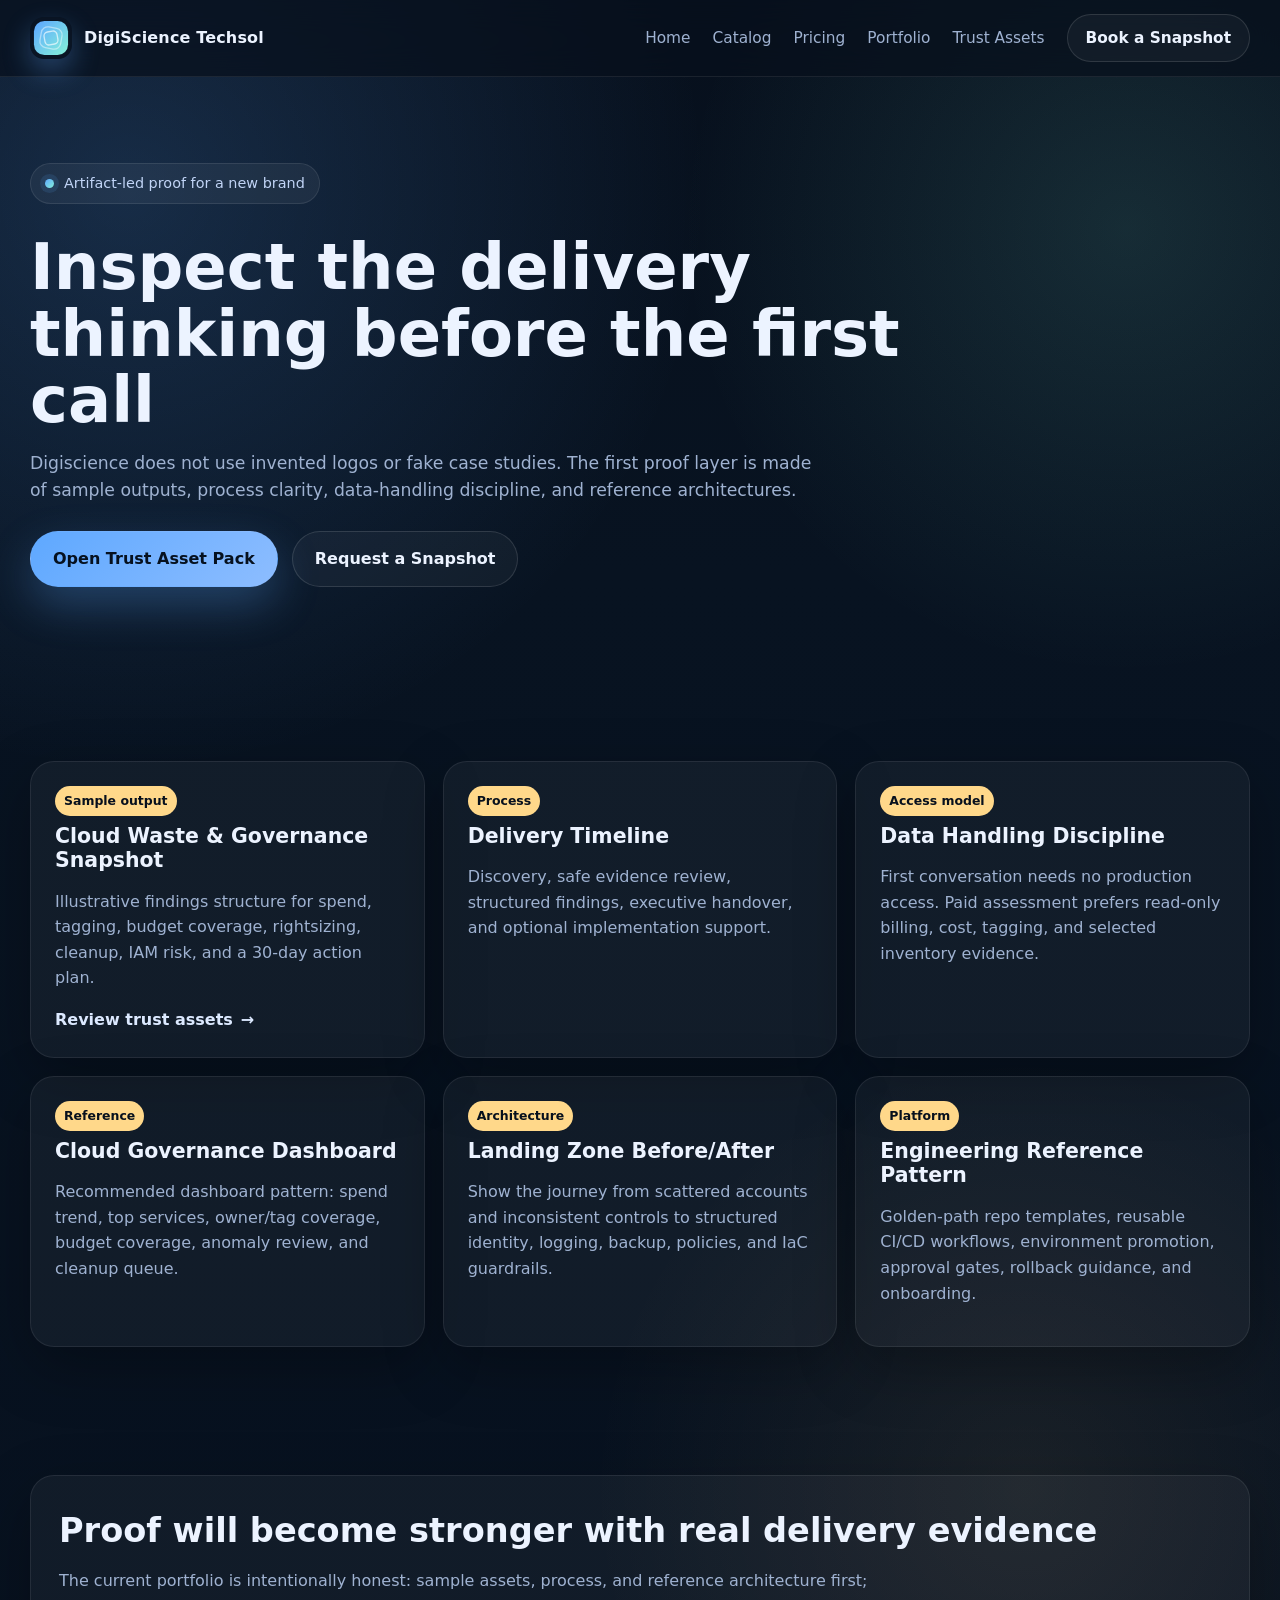
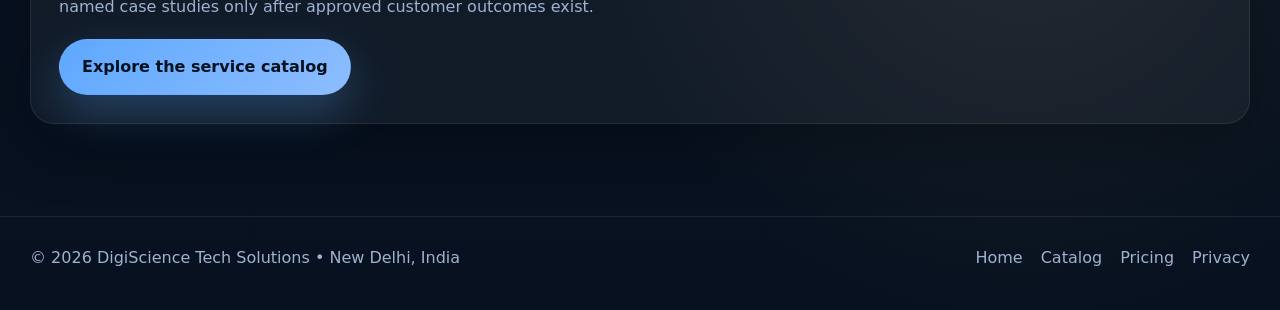
<file: portfolio.html>
<!DOCTYPE html>
<html lang="en">
<head>
  <meta charset="UTF-8" />
  <meta name="viewport" content="width=device-width, initial-scale=1.0" />
  <title>Portfolio And Proof | DigiScience Techsol</title>
  <meta name="description" content="Review DigiScience Techsol's artifact-led proof: sample cloud governance output, delivery process, data handling, landing-zone diagrams, and platform engineering reference architecture." />
  <meta name="robots" content="index, follow" />
  <meta name="theme-color" content="#07101d" />
  <link rel="canonical" href="https://digisciencetechsol.com/portfolio.html" />
  <link rel="icon" href="assets/favicon.svg" type="image/svg+xml" />
  <link rel="stylesheet" href="style.css" />
</head>
<body>
  <header class="topbar">
    <div class="container nav">
      <a class="brand" href="index.html#home" aria-label="DigiScience Tech Solutions home">
        <img class="brand-mark" src="assets/favicon.svg" alt="DigiScience logo" width="42" height="42" decoding="async" />
        <span class="brand-text">DigiScience Techsol</span>
      </a>
      <button class="menu-toggle" id="menuToggle" aria-label="Open menu" aria-expanded="false" aria-controls="navLinks">
        <span></span><span></span><span></span>
      </button>
      <nav class="nav-links" id="navLinks">
        <a href="index.html">Home</a>
        <a href="services.html">Catalog</a>
        <a href="pricing.html">Pricing</a>
        <a href="portfolio.html">Portfolio</a>
        <a href="trust-assets.html">Trust Assets</a>
        <a href="index.html#contact" class="btn btn-secondary nav-cta">Book a Snapshot</a>
      </nav>
    </div>
  </header>

  <main>
    <section class="page-hero bg-grid">
      <div class="container">
        <div class="eyebrow">Artifact-led proof for a new brand</div>
        <h1>Inspect the delivery thinking before the first call</h1>
        <p>Digiscience does not use invented logos or fake case studies. The first proof layer is made of sample outputs, process clarity, data-handling discipline, and reference architectures.</p>
        <div class="hero-actions">
          <a class="btn btn-primary" href="trust-assets.html">Open Trust Asset Pack</a>
          <a class="btn btn-secondary" href="index.html#contact">Request a Snapshot</a>
        </div>
      </div>
    </section>

    <section class="section">
      <div class="container proof-grid">
        <article class="proof-card">
          <span class="trust-kicker">Sample output</span>
          <h2>Cloud Waste & Governance Snapshot</h2>
          <p>Illustrative findings structure for spend, tagging, budget coverage, rightsizing, cleanup, IAM risk, and a 30-day action plan.</p>
          <a class="card-link" href="trust-assets.html">Review trust assets <span>→</span></a>
        </article>
        <article class="proof-card">
          <span class="trust-kicker">Process</span>
          <h2>Delivery Timeline</h2>
          <p>Discovery, safe evidence review, structured findings, executive handover, and optional implementation support.</p>
        </article>
        <article class="proof-card">
          <span class="trust-kicker">Access model</span>
          <h2>Data Handling Discipline</h2>
          <p>First conversation needs no production access. Paid assessment prefers read-only billing, cost, tagging, and selected inventory evidence.</p>
        </article>
        <article class="proof-card">
          <span class="trust-kicker">Reference</span>
          <h2>Cloud Governance Dashboard</h2>
          <p>Recommended dashboard pattern: spend trend, top services, owner/tag coverage, budget coverage, anomaly review, and cleanup queue.</p>
        </article>
        <article class="proof-card">
          <span class="trust-kicker">Architecture</span>
          <h2>Landing Zone Before/After</h2>
          <p>Show the journey from scattered accounts and inconsistent controls to structured identity, logging, backup, policies, and IaC guardrails.</p>
        </article>
        <article class="proof-card">
          <span class="trust-kicker">Platform</span>
          <h2>Engineering Reference Pattern</h2>
          <p>Golden-path repo templates, reusable CI/CD workflows, environment promotion, approval gates, rollback guidance, and onboarding.</p>
        </article>
      </div>
    </section>

    <section class="section section-tight">
      <div class="container cta-panel">
        <h2>Proof will become stronger with real delivery evidence</h2>
        <p>The current portfolio is intentionally honest: sample assets, process, and reference architecture first; named case studies only after approved customer outcomes exist.</p>
        <a class="btn btn-primary" href="services.html">Explore the service catalog</a>
      </div>
    </section>
  </main>

  <footer class="footer">
    <div class="container footer-inner">
      <div>© 2026 DigiScience Tech Solutions • New Delhi, India</div>
      <div class="footer-links">
        <a href="index.html">Home</a>
        <a href="services.html">Catalog</a>
        <a href="pricing.html">Pricing</a>
        <a href="privacy.html">Privacy</a>
      </div>
    </div>
  </footer>

  <script src="script.js" defer></script>
</body>
</html>
</file>
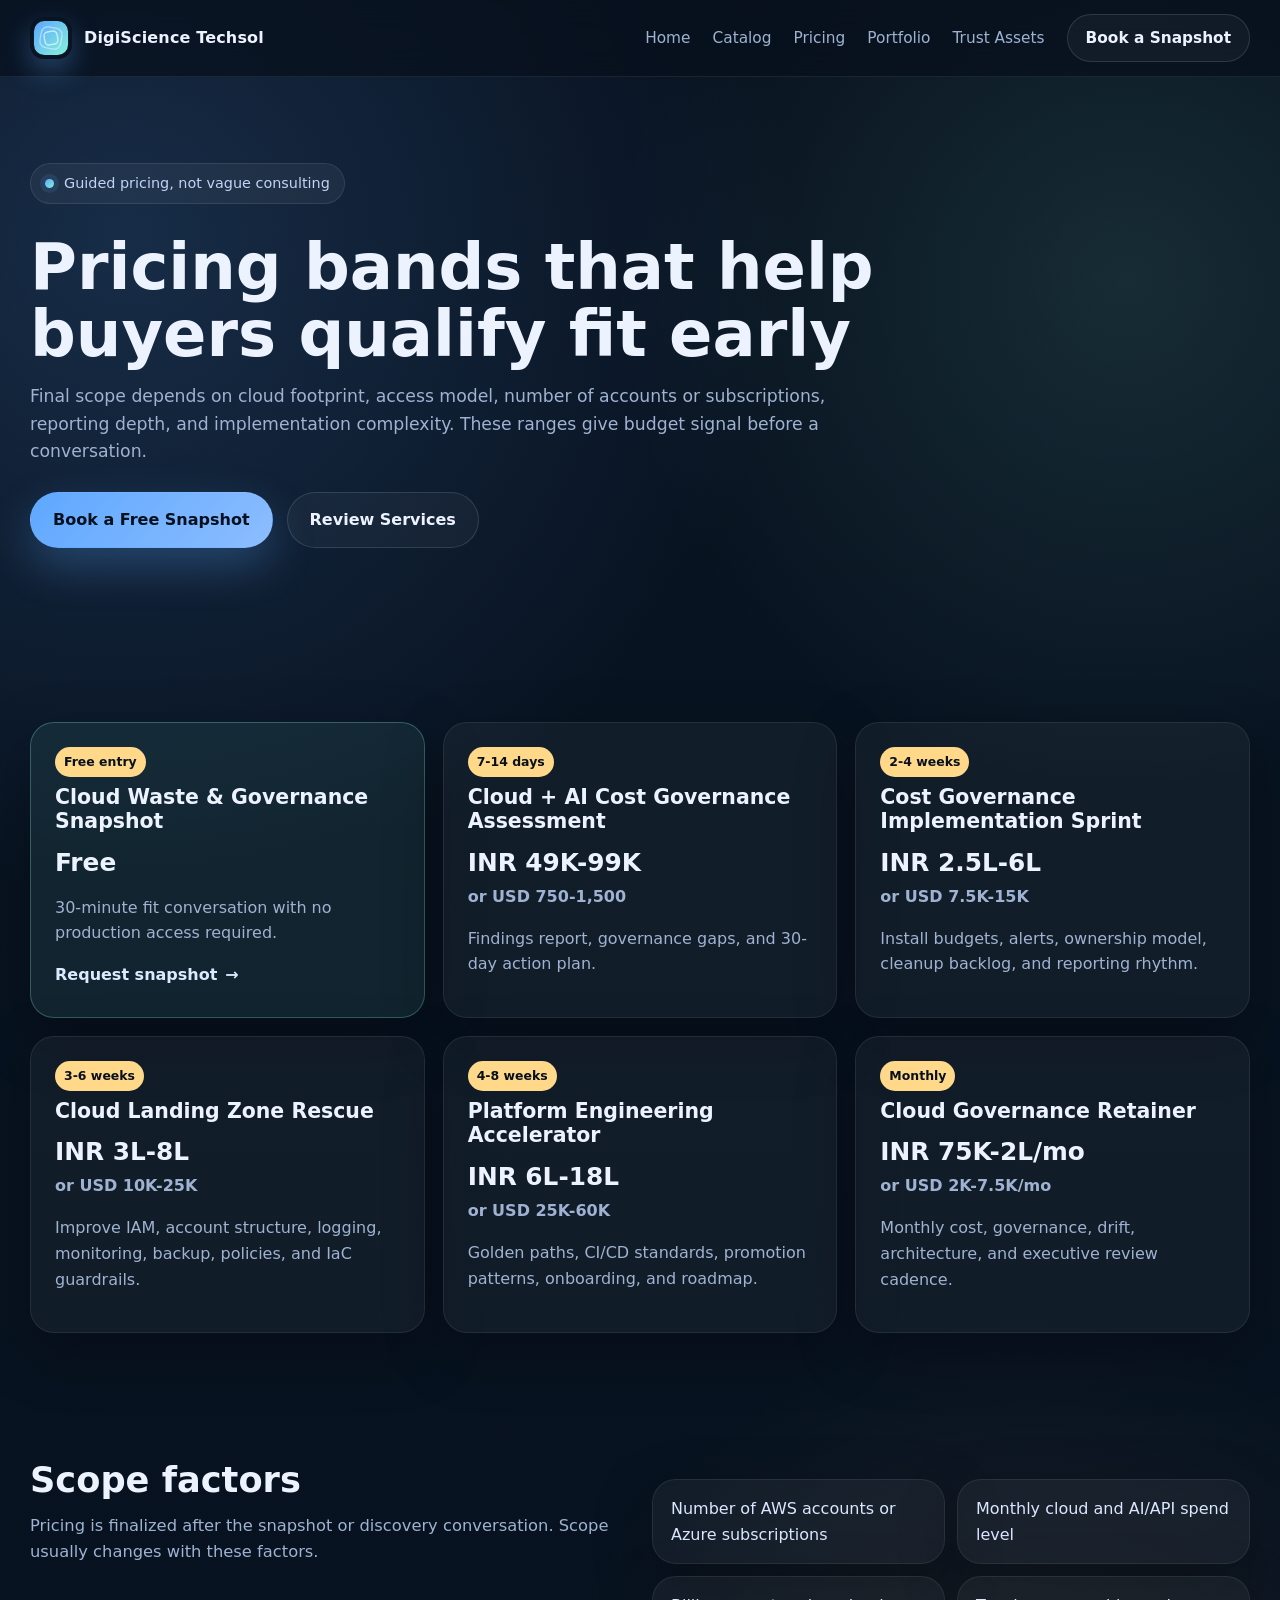
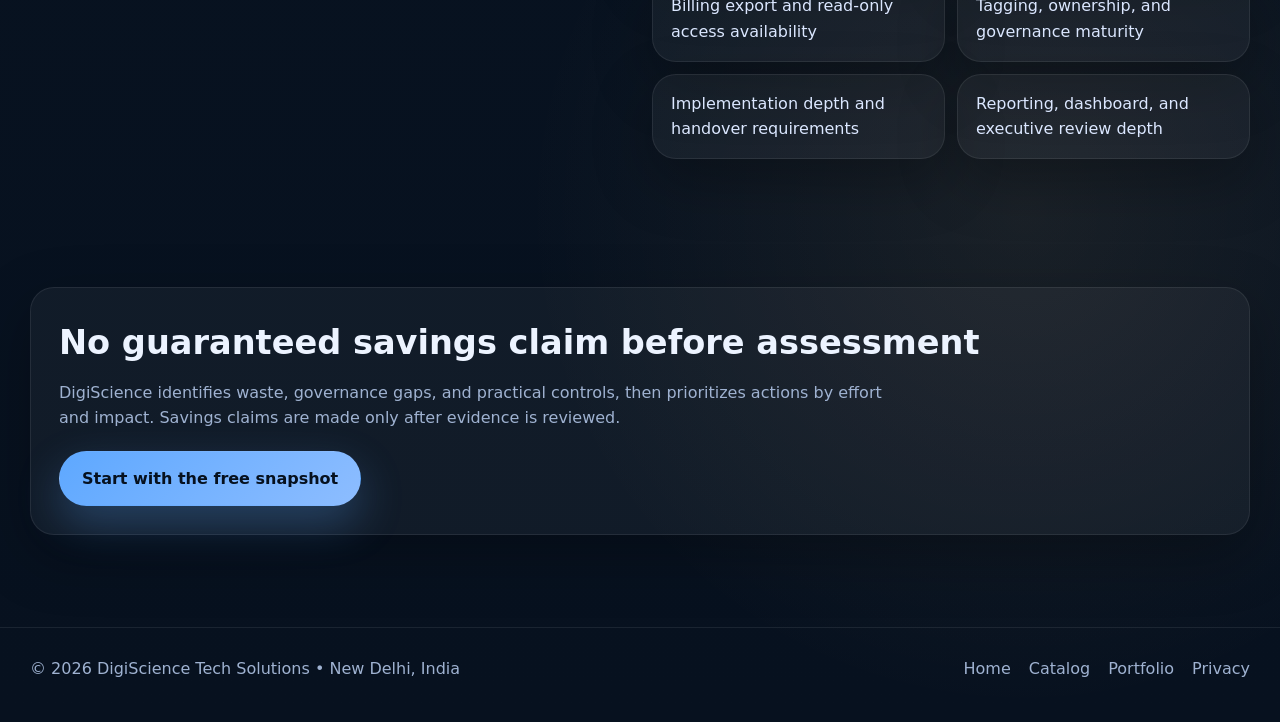
<file: pricing.html>
<!DOCTYPE html>
<html lang="en">
<head>
  <meta charset="UTF-8" />
  <meta name="viewport" content="width=device-width, initial-scale=1.0" />
  <title>Pricing Guidance | DigiScience Techsol</title>
  <meta name="description" content="Guided pricing ranges for DigiScience Techsol cloud cost governance assessments, implementation sprints, landing-zone rescue, platform engineering, and monthly governance retainers." />
  <meta name="robots" content="index, follow" />
  <meta name="theme-color" content="#07101d" />
  <link rel="canonical" href="https://digisciencetechsol.com/pricing.html" />
  <link rel="icon" href="assets/favicon.svg" type="image/svg+xml" />
  <link rel="stylesheet" href="style.css" />
</head>
<body>
  <header class="topbar">
    <div class="container nav">
      <a class="brand" href="index.html#home" aria-label="DigiScience Tech Solutions home">
        <img class="brand-mark" src="assets/favicon.svg" alt="DigiScience logo" width="42" height="42" decoding="async" />
        <span class="brand-text">DigiScience Techsol</span>
      </a>
      <button class="menu-toggle" id="menuToggle" aria-label="Open menu" aria-expanded="false" aria-controls="navLinks">
        <span></span><span></span><span></span>
      </button>
      <nav class="nav-links" id="navLinks">
        <a href="index.html">Home</a>
        <a href="services.html">Catalog</a>
        <a href="pricing.html">Pricing</a>
        <a href="portfolio.html">Portfolio</a>
        <a href="trust-assets.html">Trust Assets</a>
        <a href="index.html#contact" class="btn btn-secondary nav-cta">Book a Snapshot</a>
      </nav>
    </div>
  </header>

  <main>
    <section class="page-hero bg-grid">
      <div class="container">
        <div class="eyebrow">Guided pricing, not vague consulting</div>
        <h1>Pricing bands that help buyers qualify fit early</h1>
        <p>Final scope depends on cloud footprint, access model, number of accounts or subscriptions, reporting depth, and implementation complexity. These ranges give budget signal before a conversation.</p>
        <div class="hero-actions">
          <a class="btn btn-primary" href="index.html#contact">Book a Free Snapshot</a>
          <a class="btn btn-secondary" href="services.html">Review Services</a>
        </div>
      </div>
    </section>

    <section class="section">
      <div class="container price-grid">
        <article class="price-card featured">
          <span class="trust-kicker">Free entry</span>
          <h2>Cloud Waste & Governance Snapshot</h2>
          <p class="price">Free</p>
          <p>30-minute fit conversation with no production access required.</p>
          <a class="card-link" href="index.html#contact" data-service="Free Cloud Waste & Governance Snapshot">Request snapshot <span>→</span></a>
        </article>
        <article class="price-card">
          <span class="trust-kicker">7-14 days</span>
          <h2>Cloud + AI Cost Governance Assessment</h2>
          <p class="price">INR 49K-99K<br><span>or USD 750-1,500</span></p>
          <p>Findings report, governance gaps, and 30-day action plan.</p>
        </article>
        <article class="price-card">
          <span class="trust-kicker">2-4 weeks</span>
          <h2>Cost Governance Implementation Sprint</h2>
          <p class="price">INR 2.5L-6L<br><span>or USD 7.5K-15K</span></p>
          <p>Install budgets, alerts, ownership model, cleanup backlog, and reporting rhythm.</p>
        </article>
        <article class="price-card">
          <span class="trust-kicker">3-6 weeks</span>
          <h2>Cloud Landing Zone Rescue</h2>
          <p class="price">INR 3L-8L<br><span>or USD 10K-25K</span></p>
          <p>Improve IAM, account structure, logging, monitoring, backup, policies, and IaC guardrails.</p>
        </article>
        <article class="price-card">
          <span class="trust-kicker">4-8 weeks</span>
          <h2>Platform Engineering Accelerator</h2>
          <p class="price">INR 6L-18L<br><span>or USD 25K-60K</span></p>
          <p>Golden paths, CI/CD standards, promotion patterns, onboarding, and roadmap.</p>
        </article>
        <article class="price-card">
          <span class="trust-kicker">Monthly</span>
          <h2>Cloud Governance Retainer</h2>
          <p class="price">INR 75K-2L/mo<br><span>or USD 2K-7.5K/mo</span></p>
          <p>Monthly cost, governance, drift, architecture, and executive review cadence.</p>
        </article>
      </div>
    </section>

    <section class="section section-tight">
      <div class="container split">
        <div>
          <h2 class="section-title smaller">Scope factors</h2>
          <p class="section-subtitle compact">Pricing is finalized after the snapshot or discovery conversation. Scope usually changes with these factors.</p>
        </div>
        <div class="check-grid">
          <div class="check-card">Number of AWS accounts or Azure subscriptions</div>
          <div class="check-card">Monthly cloud and AI/API spend level</div>
          <div class="check-card">Billing export and read-only access availability</div>
          <div class="check-card">Tagging, ownership, and governance maturity</div>
          <div class="check-card">Implementation depth and handover requirements</div>
          <div class="check-card">Reporting, dashboard, and executive review depth</div>
        </div>
      </div>
    </section>

    <section class="section section-tight">
      <div class="container cta-panel">
        <h2>No guaranteed savings claim before assessment</h2>
        <p>DigiScience identifies waste, governance gaps, and practical controls, then prioritizes actions by effort and impact. Savings claims are made only after evidence is reviewed.</p>
        <a class="btn btn-primary" href="index.html#contact">Start with the free snapshot</a>
      </div>
    </section>
  </main>

  <footer class="footer">
    <div class="container footer-inner">
      <div>© 2026 DigiScience Tech Solutions • New Delhi, India</div>
      <div class="footer-links">
        <a href="index.html">Home</a>
        <a href="services.html">Catalog</a>
        <a href="portfolio.html">Portfolio</a>
        <a href="privacy.html">Privacy</a>
      </div>
    </div>
  </footer>

  <script src="script.js" defer></script>
</body>
</html>
</file>
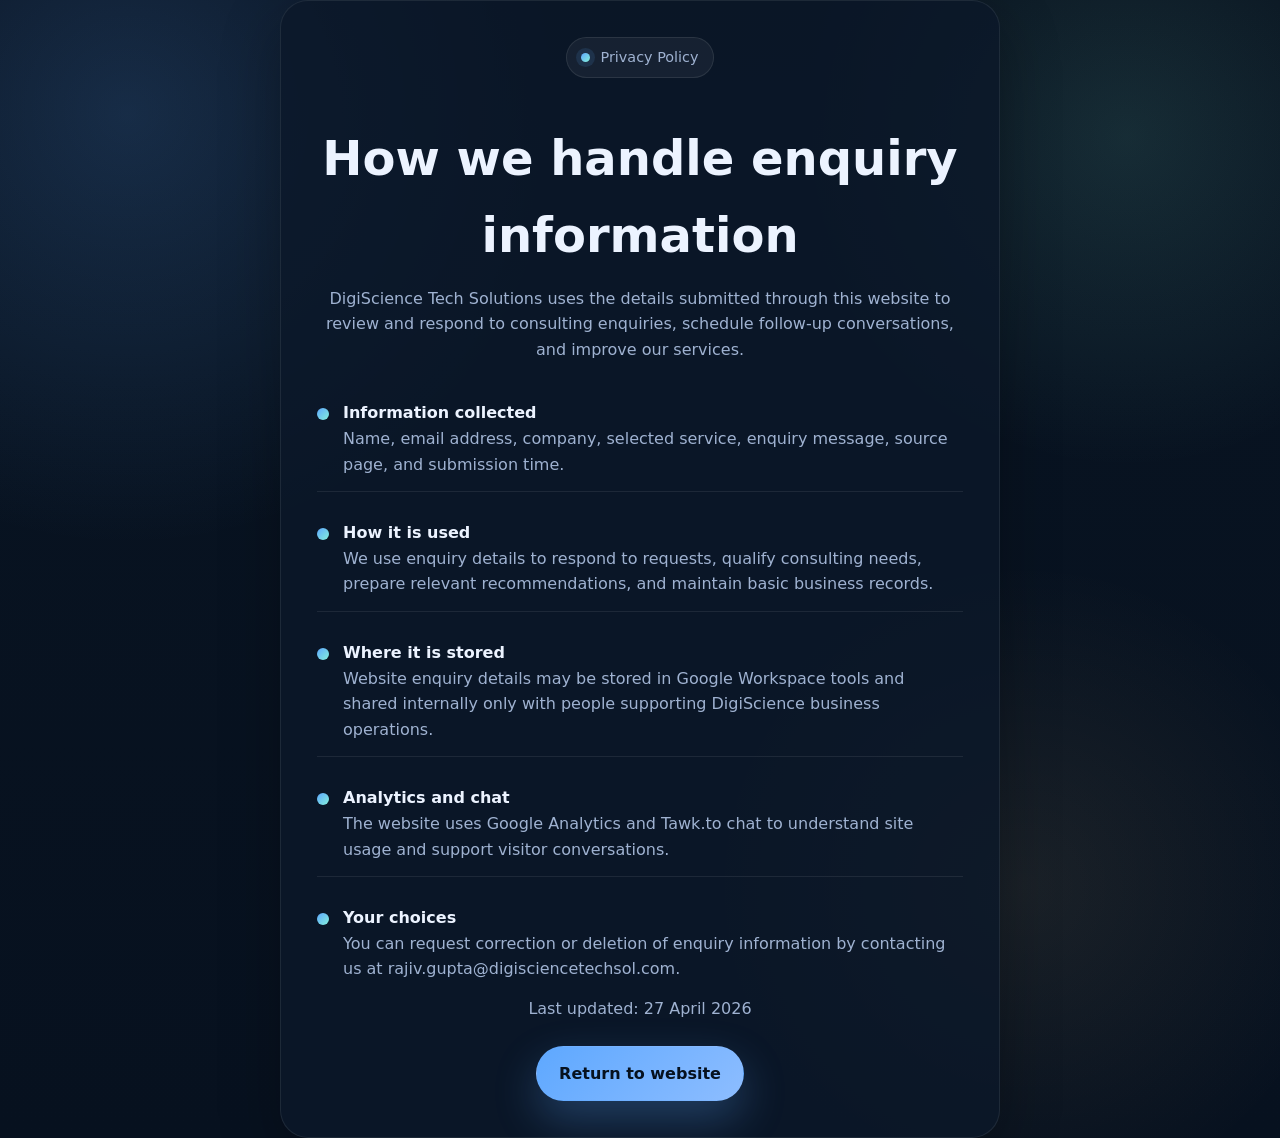
<file: privacy.html>
<!DOCTYPE html>
<html lang="en">
<head>
  <!-- Google tag (gtag.js) -->
  <script async src="https://www.googletagmanager.com/gtag/js?id=G-9CZXKFZ365"></script>
  <script>
    window.dataLayer = window.dataLayer || [];
    function gtag(){dataLayer.push(arguments);}
    gtag('js', new Date());

    gtag('config', 'G-9CZXKFZ365');
  </script>
  <meta charset="UTF-8" />
  <meta name="viewport" content="width=device-width, initial-scale=1.0" />
  <title>Privacy Policy | DigiScience Tech Solutions</title>
  <meta name="description" content="Privacy policy for DigiScience Tech Solutions website enquiries and consulting conversations." />
  <meta name="theme-color" content="#07101d" />
  <link rel="canonical" href="https://digisciencetechsol.com/privacy.html" />
  <meta property="og:site_name" content="DigiScience Tech Solutions" />
  <meta property="og:title" content="Privacy Policy | DigiScience Tech Solutions" />
  <meta property="og:description" content="How DigiScience Tech Solutions handles website enquiry details and consulting contact information." />
  <meta property="og:type" content="website" />
  <meta property="og:url" content="https://digisciencetechsol.com/privacy.html" />
  <meta property="og:image" content="https://digisciencetechsol.com/assets/social-share.svg" />
  <meta property="og:image:type" content="image/svg+xml" />
  <meta property="og:image:width" content="1200" />
  <meta property="og:image:height" content="630" />
  <meta name="twitter:card" content="summary_large_image" />
  <meta name="twitter:title" content="Privacy Policy | DigiScience Tech Solutions" />
  <meta name="twitter:description" content="How DigiScience Tech Solutions handles website enquiry details and consulting contact information." />
  <meta name="twitter:image" content="https://digisciencetechsol.com/assets/social-share.svg" />
  <link rel="icon" href="assets/favicon.svg" type="image/svg+xml" />
  <link rel="preload" href="style.css" as="style" />
  <link rel="stylesheet" href="style.css" />
</head>
<body>
  <main class="success-page">
    <article class="success-card">
      <p class="eyebrow">Privacy Policy</p>
      <h1>How we handle enquiry information</h1>
      <p>DigiScience Tech Solutions uses the details submitted through this website to review and respond to consulting enquiries, schedule follow-up conversations, and improve our services.</p>

      <div class="list space-top" style="text-align:left">
        <div class="list-item"><span class="dot"></span><div><strong>Information collected</strong><br><span>Name, email address, company, selected service, enquiry message, source page, and submission time.</span></div></div>
        <div class="list-item"><span class="dot"></span><div><strong>How it is used</strong><br><span>We use enquiry details to respond to requests, qualify consulting needs, prepare relevant recommendations, and maintain basic business records.</span></div></div>
        <div class="list-item"><span class="dot"></span><div><strong>Where it is stored</strong><br><span>Website enquiry details may be stored in Google Workspace tools and shared internally only with people supporting DigiScience business operations.</span></div></div>
        <div class="list-item"><span class="dot"></span><div><strong>Analytics and chat</strong><br><span>The website uses Google Analytics and Tawk.to chat to understand site usage and support visitor conversations.</span></div></div>
        <div class="list-item"><span class="dot"></span><div><strong>Your choices</strong><br><span>You can request correction or deletion of enquiry information by contacting us at rajiv.gupta@digisciencetechsol.com.</span></div></div>
      </div>

      <p class="muted-top">Last updated: 27 April 2026</p>
      <a class="btn btn-primary" href="index.html#contact">Return to website</a>
    </article>
  </main>
<!--Start of Tawk.to Script-->
<script type="text/javascript">
var Tawk_API=Tawk_API||{}, Tawk_LoadStart=new Date();
(function(){
var s1=document.createElement("script"),s0=document.getElementsByTagName("script")[0];
s1.async=true;
s1.src='https://embed.tawk.to/69ca6d0565e73a1c3959799d/1jkvbjoc9';
s1.charset='UTF-8';
s1.setAttribute('crossorigin','*');
s0.parentNode.insertBefore(s1,s0);
})();
</script>
<!--End of Tawk.to Script-->
</body>
</html>
</file>
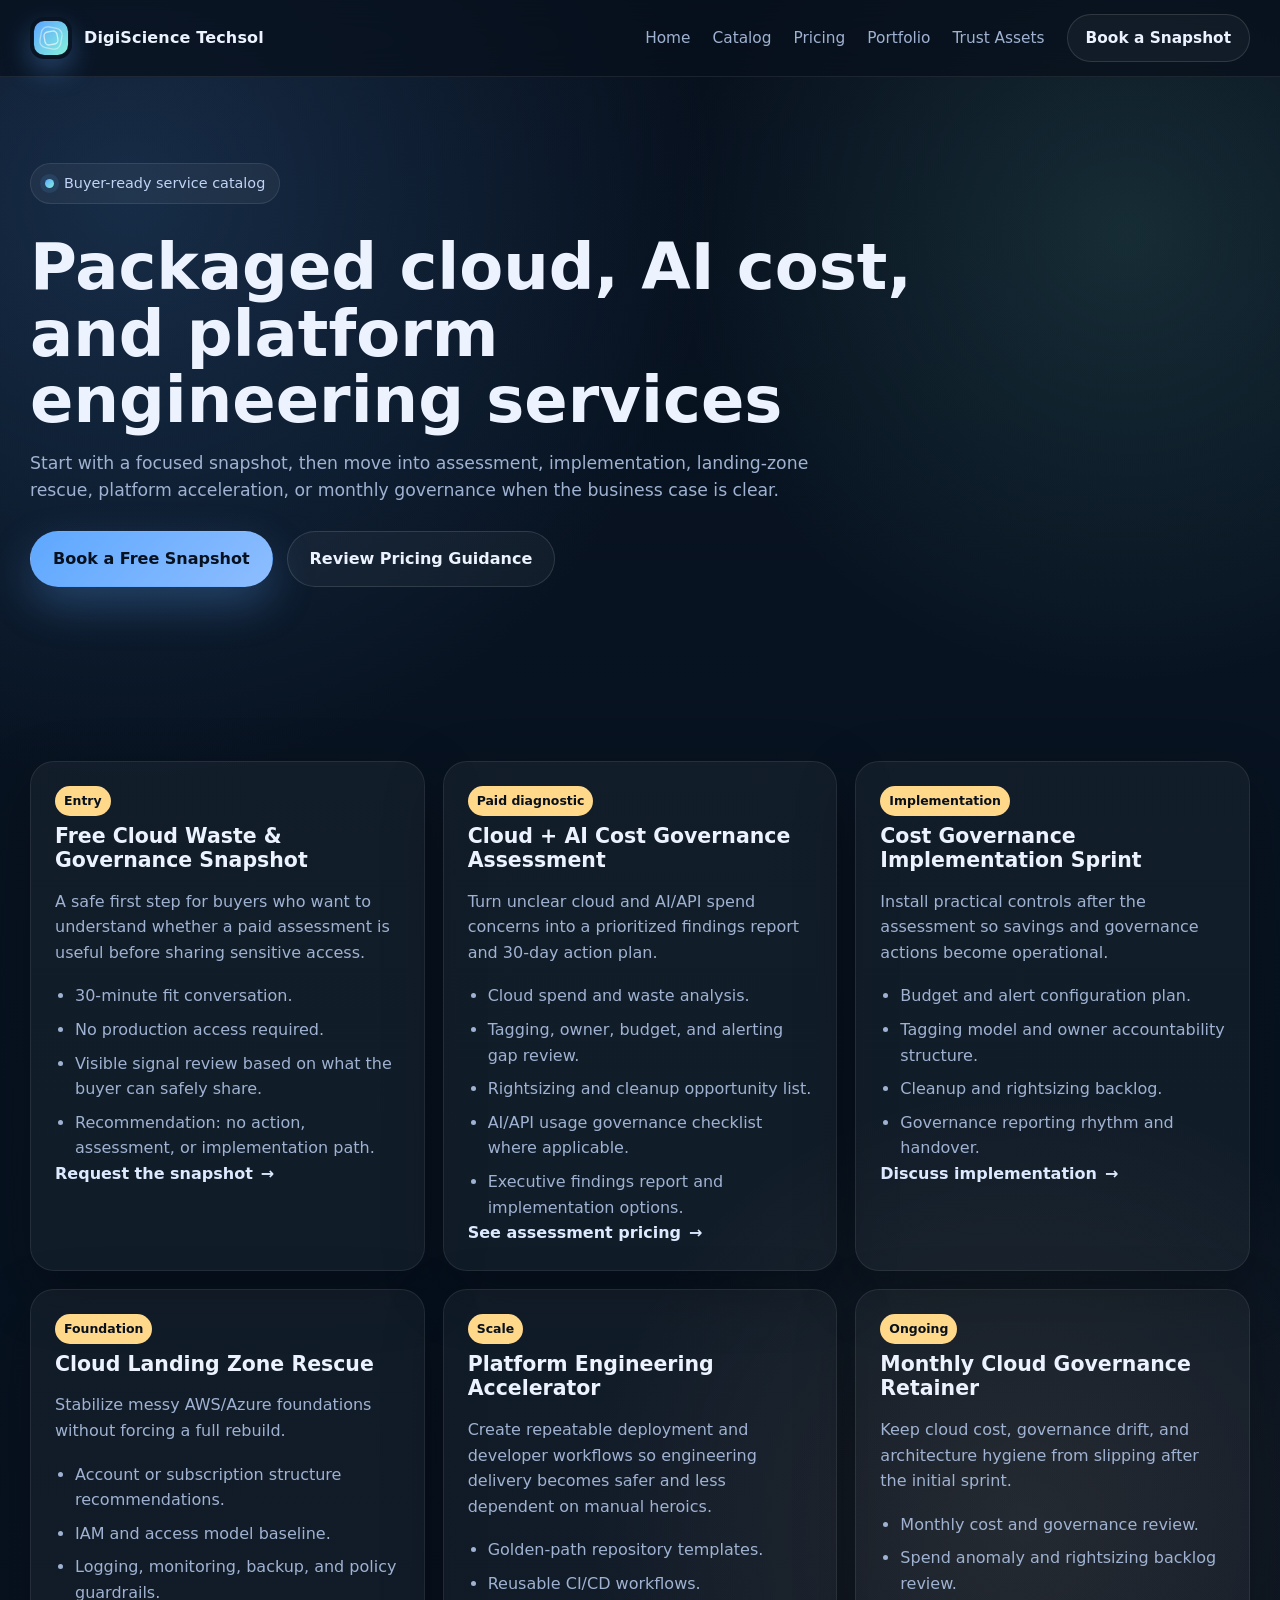
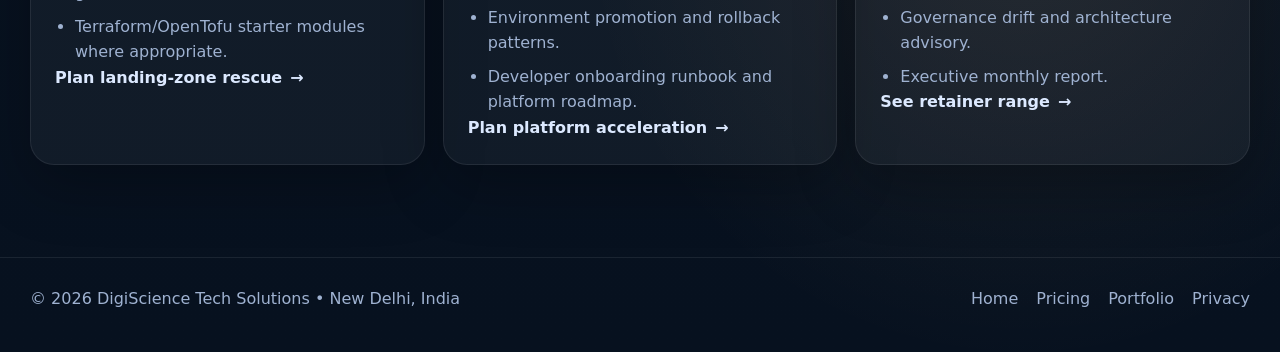
<file: services.html>
<!DOCTYPE html>
<html lang="en">
<head>
  <meta charset="UTF-8" />
  <meta name="viewport" content="width=device-width, initial-scale=1.0" />
  <title>Service Catalog | DigiScience Techsol</title>
  <meta name="description" content="Explore DigiScience Techsol's buyer-ready service catalog for cloud and AI cost governance, landing-zone rescue, platform engineering, monthly governance, and AI workflow automation." />
  <meta name="robots" content="index, follow" />
  <meta name="theme-color" content="#07101d" />
  <link rel="canonical" href="https://digisciencetechsol.com/services.html" />
  <link rel="icon" href="assets/favicon.svg" type="image/svg+xml" />
  <link rel="stylesheet" href="style.css" />
</head>
<body>
  <header class="topbar">
    <div class="container nav">
      <a class="brand" href="index.html#home" aria-label="DigiScience Tech Solutions home">
        <img class="brand-mark" src="assets/favicon.svg" alt="DigiScience logo" width="42" height="42" decoding="async" />
        <span class="brand-text">DigiScience Techsol</span>
      </a>
      <button class="menu-toggle" id="menuToggle" aria-label="Open menu" aria-expanded="false" aria-controls="navLinks">
        <span></span><span></span><span></span>
      </button>
      <nav class="nav-links" id="navLinks">
        <a href="index.html">Home</a>
        <a href="services.html">Catalog</a>
        <a href="pricing.html">Pricing</a>
        <a href="portfolio.html">Portfolio</a>
        <a href="trust-assets.html">Trust Assets</a>
        <a href="index.html#contact" class="btn btn-secondary nav-cta">Book a Snapshot</a>
      </nav>
    </div>
  </header>

  <main>
    <section class="page-hero bg-grid">
      <div class="container">
        <div class="eyebrow">Buyer-ready service catalog</div>
        <h1>Packaged cloud, AI cost, and platform engineering services</h1>
        <p>Start with a focused snapshot, then move into assessment, implementation, landing-zone rescue, platform acceleration, or monthly governance when the business case is clear.</p>
        <div class="hero-actions">
          <a class="btn btn-primary" href="index.html#contact">Book a Free Snapshot</a>
          <a class="btn btn-secondary" href="pricing.html">Review Pricing Guidance</a>
        </div>
      </div>
    </section>

    <section class="section">
      <div class="container catalog-grid">
        <article class="catalog-offer">
          <span class="trust-kicker">Entry</span>
          <h2>Free Cloud Waste & Governance Snapshot</h2>
          <p>A safe first step for buyers who want to understand whether a paid assessment is useful before sharing sensitive access.</p>
          <ul>
            <li>30-minute fit conversation.</li>
            <li>No production access required.</li>
            <li>Visible signal review based on what the buyer can safely share.</li>
            <li>Recommendation: no action, assessment, or implementation path.</li>
          </ul>
          <a class="card-link" href="index.html#contact" data-service="Free Cloud Waste & Governance Snapshot">Request the snapshot <span>→</span></a>
        </article>

        <article class="catalog-offer">
          <span class="trust-kicker">Paid diagnostic</span>
          <h2>Cloud + AI Cost Governance Assessment</h2>
          <p>Turn unclear cloud and AI/API spend concerns into a prioritized findings report and 30-day action plan.</p>
          <ul>
            <li>Cloud spend and waste analysis.</li>
            <li>Tagging, owner, budget, and alerting gap review.</li>
            <li>Rightsizing and cleanup opportunity list.</li>
            <li>AI/API usage governance checklist where applicable.</li>
            <li>Executive findings report and implementation options.</li>
          </ul>
          <a class="card-link" href="pricing.html">See assessment pricing <span>→</span></a>
        </article>

        <article class="catalog-offer">
          <span class="trust-kicker">Implementation</span>
          <h2>Cost Governance Implementation Sprint</h2>
          <p>Install practical controls after the assessment so savings and governance actions become operational.</p>
          <ul>
            <li>Budget and alert configuration plan.</li>
            <li>Tagging model and owner accountability structure.</li>
            <li>Cleanup and rightsizing backlog.</li>
            <li>Governance reporting rhythm and handover.</li>
          </ul>
          <a class="card-link" href="index.html#contact" data-service="Cloud + AI Cost Governance Sprint">Discuss implementation <span>→</span></a>
        </article>

        <article class="catalog-offer">
          <span class="trust-kicker">Foundation</span>
          <h2>Cloud Landing Zone Rescue</h2>
          <p>Stabilize messy AWS/Azure foundations without forcing a full rebuild.</p>
          <ul>
            <li>Account or subscription structure recommendations.</li>
            <li>IAM and access model baseline.</li>
            <li>Logging, monitoring, backup, and policy guardrails.</li>
            <li>Terraform/OpenTofu starter modules where appropriate.</li>
          </ul>
          <a class="card-link" href="index.html#contact" data-service="Cloud Landing Zone Rescue">Plan landing-zone rescue <span>→</span></a>
        </article>

        <article class="catalog-offer">
          <span class="trust-kicker">Scale</span>
          <h2>Platform Engineering Accelerator</h2>
          <p>Create repeatable deployment and developer workflows so engineering delivery becomes safer and less dependent on manual heroics.</p>
          <ul>
            <li>Golden-path repository templates.</li>
            <li>Reusable CI/CD workflows.</li>
            <li>Environment promotion and rollback patterns.</li>
            <li>Developer onboarding runbook and platform roadmap.</li>
          </ul>
          <a class="card-link" href="index.html#contact" data-service="Platform Engineering Accelerator">Plan platform acceleration <span>→</span></a>
        </article>

        <article class="catalog-offer">
          <span class="trust-kicker">Ongoing</span>
          <h2>Monthly Cloud Governance Retainer</h2>
          <p>Keep cloud cost, governance drift, and architecture hygiene from slipping after the initial sprint.</p>
          <ul>
            <li>Monthly cost and governance review.</li>
            <li>Spend anomaly and rightsizing backlog review.</li>
            <li>Governance drift and architecture advisory.</li>
            <li>Executive monthly report.</li>
          </ul>
          <a class="card-link" href="pricing.html">See retainer range <span>→</span></a>
        </article>
      </div>
    </section>
  </main>

  <footer class="footer">
    <div class="container footer-inner">
      <div>© 2026 DigiScience Tech Solutions • New Delhi, India</div>
      <div class="footer-links">
        <a href="index.html">Home</a>
        <a href="pricing.html">Pricing</a>
        <a href="portfolio.html">Portfolio</a>
        <a href="privacy.html">Privacy</a>
      </div>
    </div>
  </footer>

  <script src="script.js" defer></script>
</body>
</html>
</file>
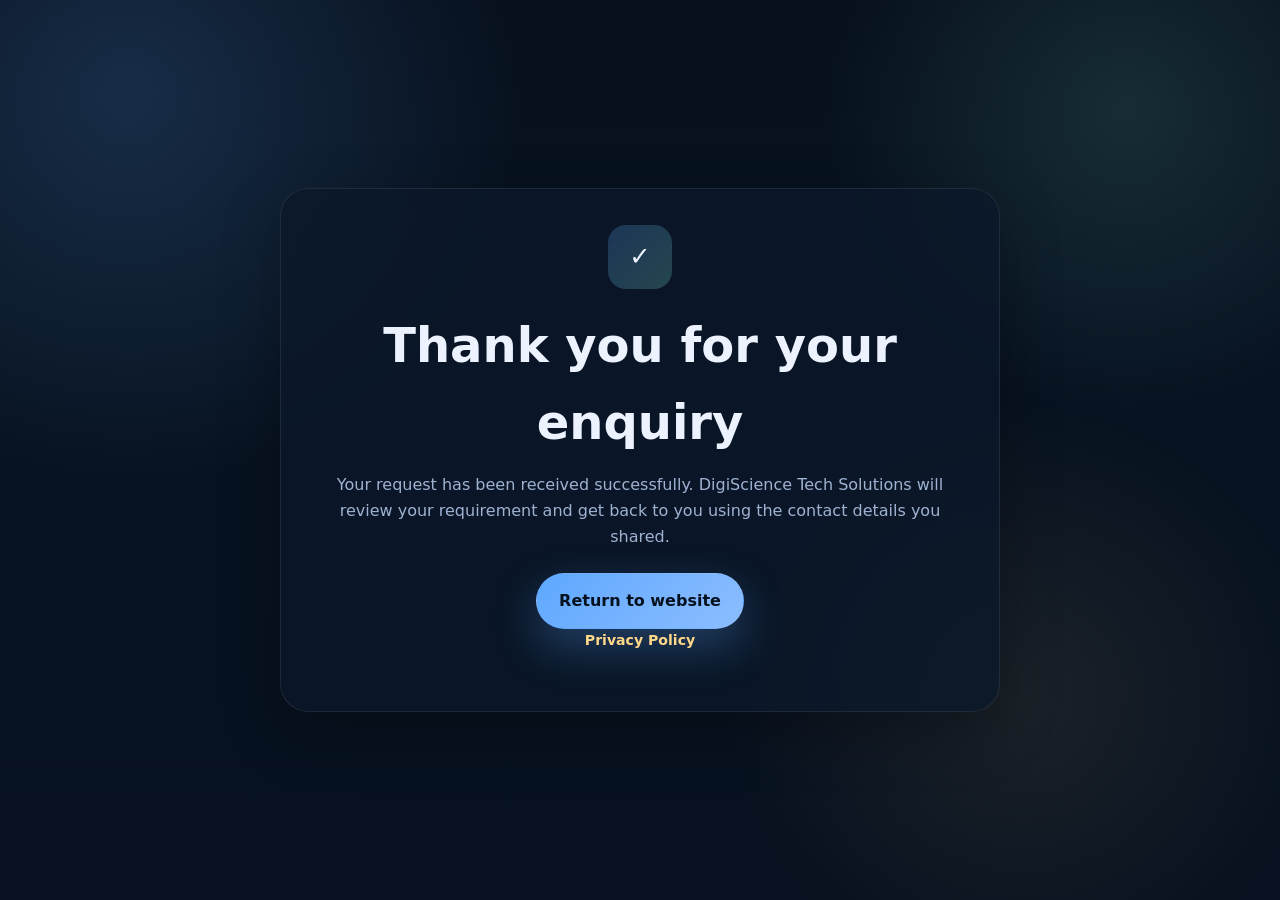
<file: success.html>
<!DOCTYPE html>
<html lang="en">
<head>
  <!-- Google tag (gtag.js) -->
  <script async src="https://www.googletagmanager.com/gtag/js?id=G-9CZXKFZ365"></script>
  <script>
    window.dataLayer = window.dataLayer || [];
    function gtag(){dataLayer.push(arguments);}
    gtag('js', new Date());

    gtag('config', 'G-9CZXKFZ365');
  </script>
  <meta charset="UTF-8" />
  <meta name="viewport" content="width=device-width, initial-scale=1.0" />
  <title>Thank You | DigiScience Tech Solutions</title>
  <meta name="description" content="Thank you for contacting DigiScience Tech Solutions. Your enquiry has been submitted successfully." />
  <meta name="robots" content="noindex, nofollow" />
  <meta name="theme-color" content="#07101d" />
  <link rel="canonical" href="https://digisciencetechsol.com/success.html" />
  <meta property="og:site_name" content="DigiScience Tech Solutions" />
  <meta property="og:title" content="Thank You | DigiScience Tech Solutions" />
  <meta property="og:description" content="Your request has been received successfully. DigiScience Tech Solutions will review your requirement and get back to you using the contact details you shared." />
  <meta property="og:type" content="website" />
  <meta property="og:url" content="https://digisciencetechsol.com/success.html" />
  <meta property="og:image" content="https://digisciencetechsol.com/assets/social-share.svg" />
  <meta property="og:image:type" content="image/svg+xml" />
  <meta property="og:image:width" content="1200" />
  <meta property="og:image:height" content="630" />
  <meta property="og:image:alt" content="DigiScience Tech Solutions thank you page" />
  <meta name="twitter:card" content="summary_large_image" />
  <meta name="twitter:title" content="Thank You | DigiScience Tech Solutions" />
  <meta name="twitter:description" content="Your request has been received successfully. DigiScience Tech Solutions will review your requirement and get back to you using the contact details you shared." />
  <meta name="twitter:image" content="https://digisciencetechsol.com/assets/social-share.svg" />
  <link rel="icon" href="assets/favicon.svg" type="image/svg+xml" />
  <link rel="preload" href="style.css" as="style" />
  <link rel="stylesheet" href="style.css" />
</head>
<body>
  <main class="success-page">
    <div class="success-card">
      <div class="success-badge">✓</div>
      <h1>Thank you for your enquiry</h1>
      <p>Your request has been received successfully. DigiScience Tech Solutions will review your requirement and get back to you using the contact details you shared.</p>
      <a class="btn btn-primary" href="index.html#contact">Return to website</a>
      <p class="privacy-note"><a href="privacy.html">Privacy Policy</a></p>
    </div>
  </main>
<!--Start of Tawk.to Script-->
<script type="text/javascript">
var Tawk_API=Tawk_API||{}, Tawk_LoadStart=new Date();
(function(){
var s1=document.createElement("script"),s0=document.getElementsByTagName("script")[0];
s1.async=true;
s1.src='https://embed.tawk.to/69ca6d0565e73a1c3959799d/1jkvbjoc9';
s1.charset='UTF-8';
s1.setAttribute('crossorigin','*');
s0.parentNode.insertBefore(s1,s0);
})();
</script>
<!--End of Tawk.to Script-->
</body>
</html>
</file>
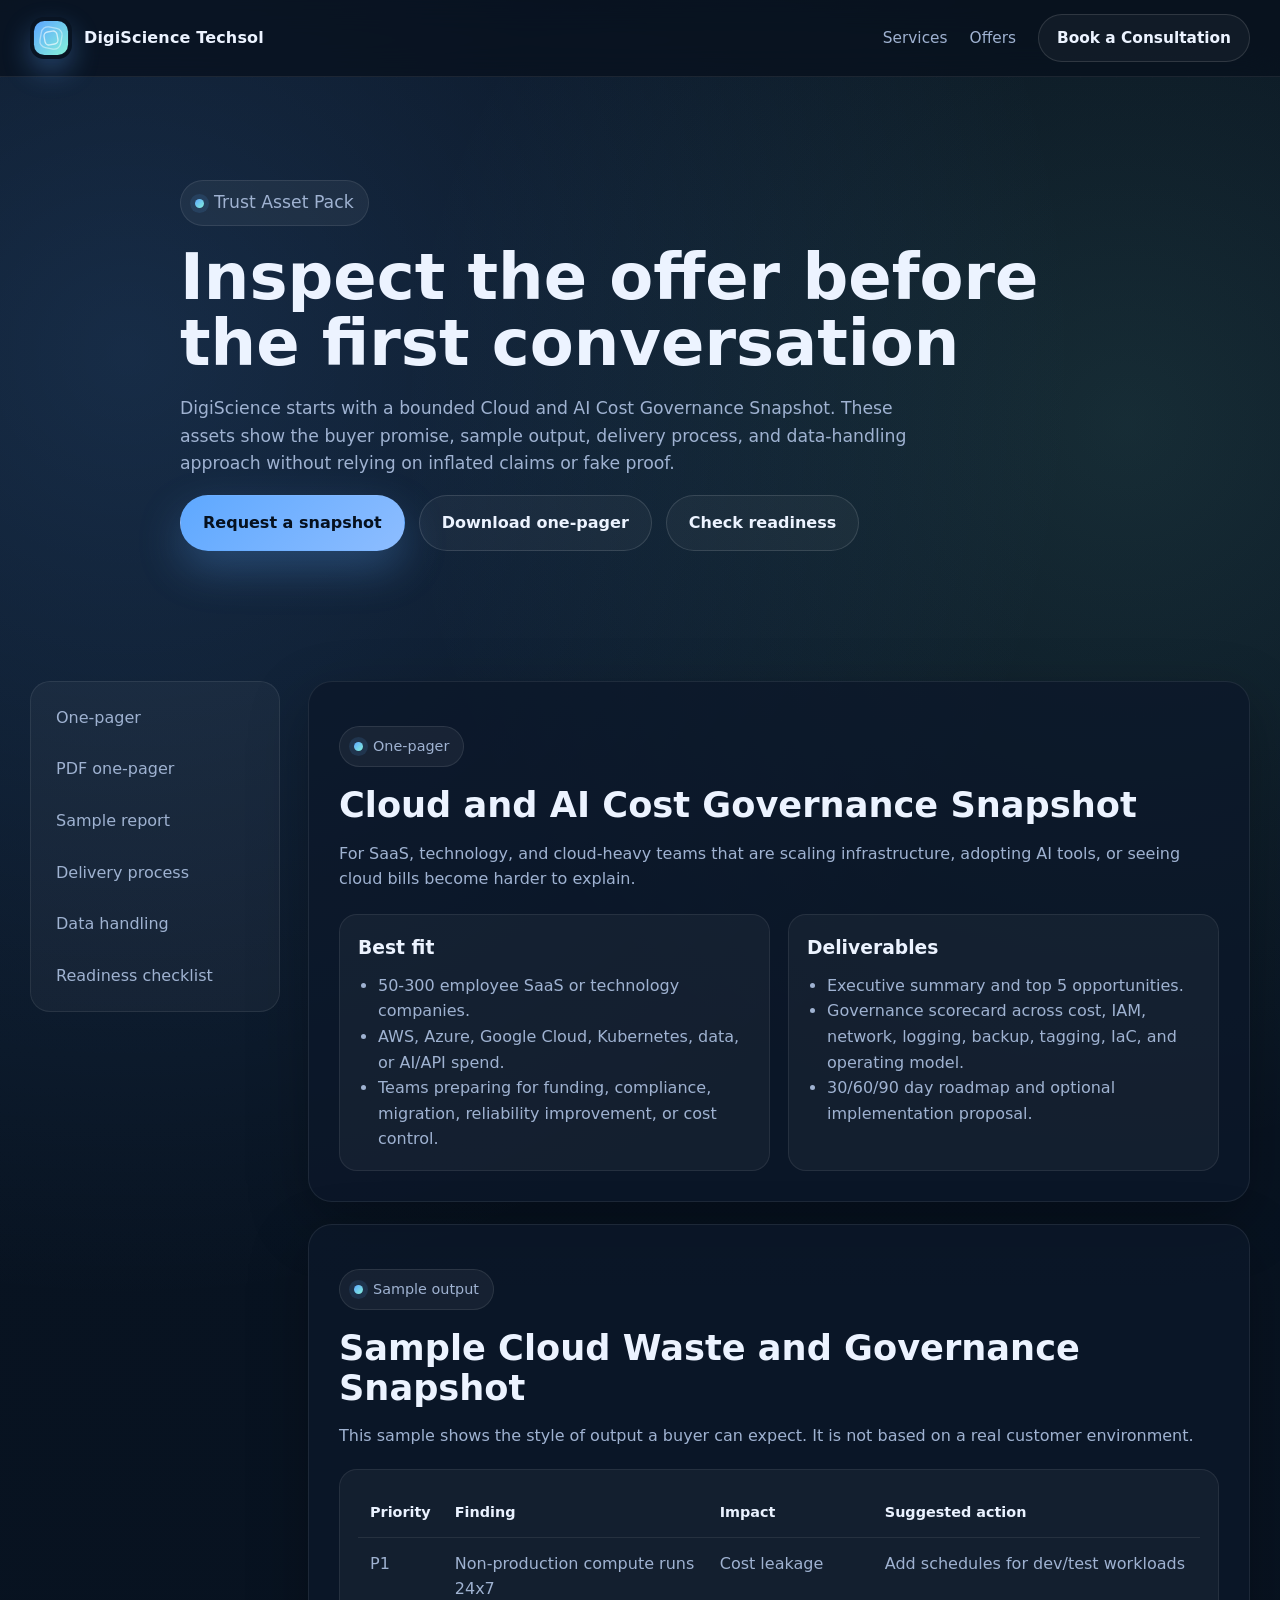
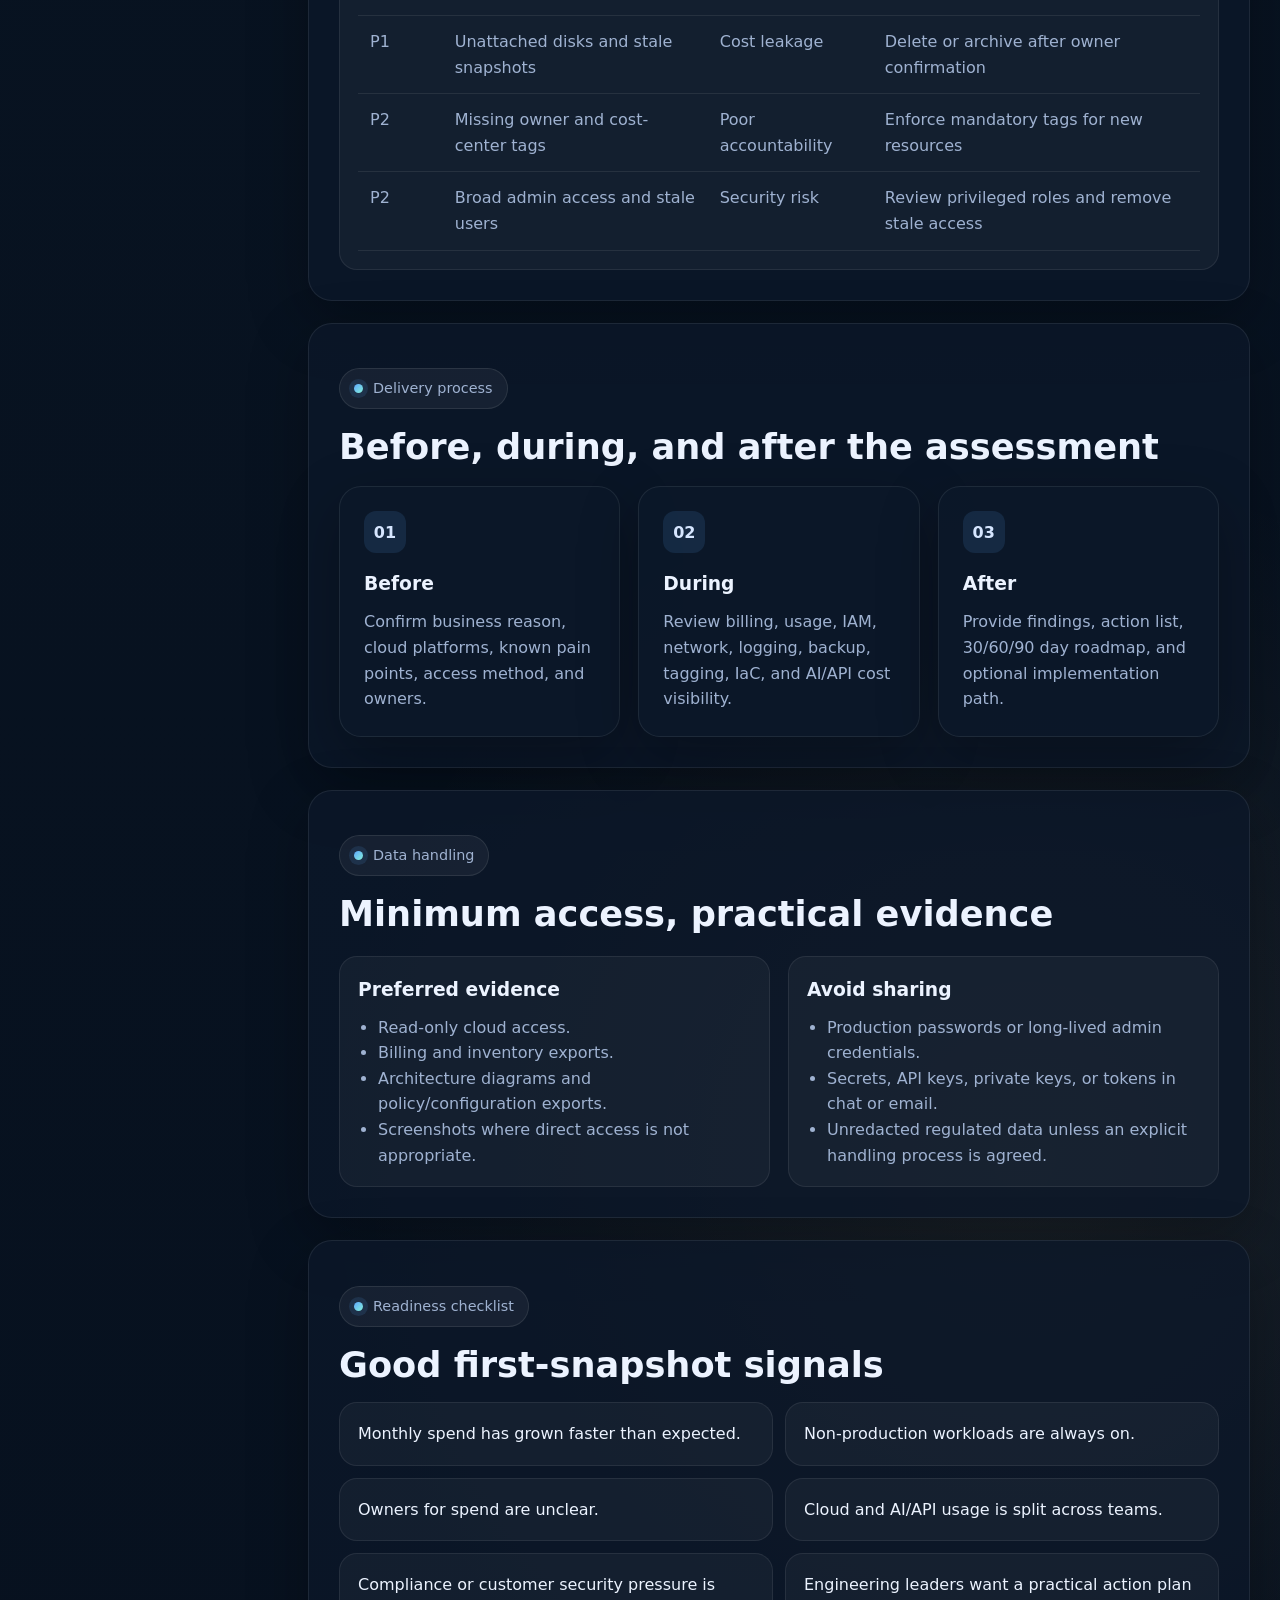
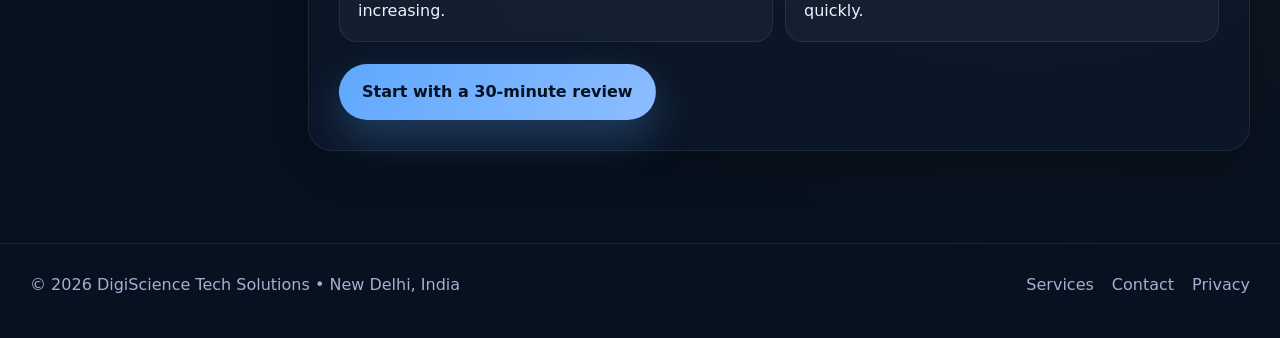
<file: trust-assets.html>
<!DOCTYPE html>
<html lang="en">
<head>
  <!-- Google tag (gtag.js) -->
  <script async src="https://www.googletagmanager.com/gtag/js?id=G-9CZXKFZ365"></script>
  <script>
    window.dataLayer = window.dataLayer || [];
    function gtag(){dataLayer.push(arguments);}
    gtag('js', new Date());
    gtag('config', 'G-9CZXKFZ365');
  </script>
  <meta charset="UTF-8" />
  <meta name="viewport" content="width=device-width, initial-scale=1.0" />
  <title>Trust Assets | DigiScience Techsol</title>
  <meta name="description" content="Review DigiScience Techsol's cloud and AI cost governance one-pager, sample findings report, delivery process, data handling approach, and readiness checklist." />
  <meta name="robots" content="index, follow" />
  <meta name="theme-color" content="#07101d" />
  <link rel="canonical" href="https://digisciencetechsol.com/trust-assets.html" />
  <meta property="og:site_name" content="DigiScience Tech Solutions" />
  <meta property="og:title" content="Trust Assets | DigiScience Techsol" />
  <meta property="og:description" content="Inspect the method, sample output, delivery process, and data-handling approach before a first cloud governance conversation." />
  <meta property="og:type" content="website" />
  <meta property="og:url" content="https://digisciencetechsol.com/trust-assets.html" />
  <meta property="og:image" content="https://digisciencetechsol.com/assets/social-share.svg" />
  <meta name="twitter:card" content="summary_large_image" />
  <meta name="twitter:title" content="Trust Assets | DigiScience Techsol" />
  <meta name="twitter:description" content="Inspect the method, sample output, delivery process, and data-handling approach before a first cloud governance conversation." />
  <meta name="twitter:image" content="https://digisciencetechsol.com/assets/social-share.svg" />
  <link rel="icon" href="assets/favicon.svg" type="image/svg+xml" />
  <link rel="preload" href="style.css" as="style" />
  <link rel="stylesheet" href="style.css" />
</head>
<body>
  <header class="topbar">
    <div class="container nav">
      <a class="brand" href="index.html" aria-label="DigiScience Tech Solutions home">
        <img class="brand-mark" src="assets/favicon.svg" alt="DigiScience logo" width="42" height="42" decoding="async" />
        <span class="brand-text">DigiScience Techsol</span>
      </a>
      <nav class="nav-links nav-links-simple">
        <a href="index.html#services">Services</a>
        <a href="index.html#offers">Offers</a>
        <a href="index.html#contact" class="btn btn-secondary nav-cta">Book a Consultation</a>
      </nav>
    </div>
  </header>

  <main>
    <section class="asset-hero bg-grid">
      <div class="container">
        <p class="eyebrow">Trust Asset Pack</p>
        <h1>Inspect the offer before the first conversation</h1>
        <p>DigiScience starts with a bounded Cloud and AI Cost Governance Snapshot. These assets show the buyer promise, sample output, delivery process, and data-handling approach without relying on inflated claims or fake proof.</p>
        <div class="hero-actions">
          <a class="btn btn-primary" href="index.html#contact">Request a snapshot</a>
          <a class="btn btn-secondary" href="assets/digiscience-cloud-ai-cost-governance-snapshot.pdf">Download one-pager</a>
          <a class="btn btn-secondary" href="#readiness">Check readiness</a>
        </div>
      </div>
    </section>

    <section class="section asset-section">
      <div class="container asset-layout">
        <aside class="asset-nav">
          <a href="#one-pager">One-pager</a>
          <a href="assets/digiscience-cloud-ai-cost-governance-snapshot.pdf">PDF one-pager</a>
          <a href="#sample-report">Sample report</a>
          <a href="#process">Delivery process</a>
          <a href="#data-handling">Data handling</a>
          <a href="#readiness">Readiness checklist</a>
        </aside>

        <div class="asset-content">
          <article class="asset-card" id="one-pager">
            <p class="eyebrow">One-pager</p>
            <h2>Cloud and AI Cost Governance Snapshot</h2>
            <p>For SaaS, technology, and cloud-heavy teams that are scaling infrastructure, adopting AI tools, or seeing cloud bills become harder to explain.</p>
            <div class="asset-grid">
              <div>
                <h3>Best fit</h3>
                <ul>
                  <li>50-300 employee SaaS or technology companies.</li>
                  <li>AWS, Azure, Google Cloud, Kubernetes, data, or AI/API spend.</li>
                  <li>Teams preparing for funding, compliance, migration, reliability improvement, or cost control.</li>
                </ul>
              </div>
              <div>
                <h3>Deliverables</h3>
                <ul>
                  <li>Executive summary and top 5 opportunities.</li>
                  <li>Governance scorecard across cost, IAM, network, logging, backup, tagging, IaC, and operating model.</li>
                  <li>30/60/90 day roadmap and optional implementation proposal.</li>
                </ul>
              </div>
            </div>
          </article>

          <article class="asset-card" id="sample-report">
            <p class="eyebrow">Sample output</p>
            <h2>Sample Cloud Waste and Governance Snapshot</h2>
            <p>This sample shows the style of output a buyer can expect. It is not based on a real customer environment.</p>
            <div class="table-wrap">
              <table>
                <thead>
                  <tr><th>Priority</th><th>Finding</th><th>Impact</th><th>Suggested action</th></tr>
                </thead>
                <tbody>
                  <tr><td>P1</td><td>Non-production compute runs 24x7</td><td>Cost leakage</td><td>Add schedules for dev/test workloads</td></tr>
                  <tr><td>P1</td><td>Unattached disks and stale snapshots</td><td>Cost leakage</td><td>Delete or archive after owner confirmation</td></tr>
                  <tr><td>P2</td><td>Missing owner and cost-center tags</td><td>Poor accountability</td><td>Enforce mandatory tags for new resources</td></tr>
                  <tr><td>P2</td><td>Broad admin access and stale users</td><td>Security risk</td><td>Review privileged roles and remove stale access</td></tr>
                </tbody>
              </table>
            </div>
          </article>

          <article class="asset-card" id="process">
            <p class="eyebrow">Delivery process</p>
            <h2>Before, during, and after the assessment</h2>
            <div class="process compact-process">
              <div class="step"><div class="number">01</div><h3>Before</h3><p>Confirm business reason, cloud platforms, known pain points, access method, and owners.</p></div>
              <div class="step"><div class="number">02</div><h3>During</h3><p>Review billing, usage, IAM, network, logging, backup, tagging, IaC, and AI/API cost visibility.</p></div>
              <div class="step"><div class="number">03</div><h3>After</h3><p>Provide findings, action list, 30/60/90 day roadmap, and optional implementation path.</p></div>
            </div>
          </article>

          <article class="asset-card" id="data-handling">
            <p class="eyebrow">Data handling</p>
            <h2>Minimum access, practical evidence</h2>
            <div class="asset-grid">
              <div>
                <h3>Preferred evidence</h3>
                <ul>
                  <li>Read-only cloud access.</li>
                  <li>Billing and inventory exports.</li>
                  <li>Architecture diagrams and policy/configuration exports.</li>
                  <li>Screenshots where direct access is not appropriate.</li>
                </ul>
              </div>
              <div>
                <h3>Avoid sharing</h3>
                <ul>
                  <li>Production passwords or long-lived admin credentials.</li>
                  <li>Secrets, API keys, private keys, or tokens in chat or email.</li>
                  <li>Unredacted regulated data unless an explicit handling process is agreed.</li>
                </ul>
              </div>
            </div>
          </article>

          <article class="asset-card" id="readiness">
            <p class="eyebrow">Readiness checklist</p>
            <h2>Good first-snapshot signals</h2>
            <div class="check-grid">
              <span>Monthly spend has grown faster than expected.</span>
              <span>Non-production workloads are always on.</span>
              <span>Owners for spend are unclear.</span>
              <span>Cloud and AI/API usage is split across teams.</span>
              <span>Compliance or customer security pressure is increasing.</span>
              <span>Engineering leaders want a practical action plan quickly.</span>
            </div>
            <a class="btn btn-primary space-top" href="index.html#contact">Start with a 30-minute review</a>
          </article>
        </div>
      </div>
    </section>
  </main>

  <footer class="footer">
    <div class="container footer-inner">
      <div>© 2026 DigiScience Tech Solutions • New Delhi, India</div>
      <div class="footer-links">
        <a href="index.html#services">Services</a>
        <a href="index.html#contact">Contact</a>
        <a href="privacy.html">Privacy</a>
      </div>
    </div>
  </footer>

  <script src="script.js" defer></script>
<!--Start of Tawk.to Script-->
<script type="text/javascript">
var Tawk_API=Tawk_API||{}, Tawk_LoadStart=new Date();
(function(){
var s1=document.createElement("script"),s0=document.getElementsByTagName("script")[0];
s1.async=true;
s1.src='https://embed.tawk.to/69ca6d0565e73a1c3959799d/1jkvbjoc9';
s1.charset='UTF-8';
s1.setAttribute('crossorigin','*');
s0.parentNode.insertBefore(s1,s0);
})();
</script>
<!--End of Tawk.to Script-->
</body>
</html>
</file>
<file: style.css>
:root {
  --bg: #07101d;
  --bg-2: #0b1627;
  --panel: rgba(12, 24, 42, 0.8);
  --panel-2: rgba(255, 255, 255, 0.05);
  --line: rgba(255, 255, 255, 0.08);
  --text: #ecf3ff;
  --muted: #9fb2d1;
  --primary: #5ea8ff;
  --primary-2: #84f0da;
  --accent: #ffd88a;
  --success: #8df2c4;
  --shadow: 0 20px 60px rgba(0, 0, 0, 0.28);
  --radius: 24px;
  --max: 1220px;
}

* {
  box-sizing: border-box;
}

html {
  scroll-behavior: smooth;
}

body {
  margin: 0;
  font-family: ui-sans-serif, system-ui, -apple-system, BlinkMacSystemFont, "Segoe UI", sans-serif;
  color: var(--text);
  background:
    radial-gradient(circle at 10% 10%, rgba(94,168,255,0.18), transparent 28%),
    radial-gradient(circle at 88% 12%, rgba(132,240,218,0.12), transparent 22%),
    radial-gradient(circle at 80% 78%, rgba(255,216,138,0.08), transparent 24%),
    linear-gradient(180deg, #07101d 0%, #081321 30%, #07111f 100%);
  line-height: 1.6;
  overflow-x: hidden;
}

img {
  max-width: 100%;
  display: block;
}

a {
  color: inherit;
  text-decoration: none;
}

.container {
  width: min(var(--max), calc(100% - 32px));
  margin: 0 auto;
}

.section {
  padding: 92px 0;
  position: relative;
}

.section-tight {
  padding-top: 36px;
}

.section-title {
  margin: 0 0 14px;
  font-size: clamp(2rem, 4vw, 3.25rem);
  line-height: 1.08;
  letter-spacing: 0;
}

.section-title.smaller {
  font-size: clamp(1.85rem, 3.2vw, 2.2rem);
}

.section-subtitle {
  margin: 0 0 28px;
  max-width: 760px;
  color: var(--muted);
  font-size: 1.02rem;
}

.section-subtitle.compact,
.muted-top,
.list-item span,
.step p,
.panel-copy,
.cta-banner span,
.contact-link span,
.contact-link a,
.faq-answer {
  color: var(--muted);
}

.bg-grid::before {
  content: "";
  position: absolute;
  inset: 0;
  background-image: linear-gradient(rgba(255,255,255,0.03) 1px, transparent 1px), linear-gradient(90deg, rgba(255,255,255,0.03) 1px, transparent 1px);
  background-size: 36px 36px;
  mask-image: linear-gradient(180deg, rgba(255,255,255,0.16), transparent 80%);
  pointer-events: none;
}

.topbar {
  position: sticky;
  top: 0;
  z-index: 100;
  backdrop-filter: blur(16px);
  background: rgba(7, 16, 29, 0.72);
  border-bottom: 1px solid var(--line);
}

.nav {
  min-height: 76px;
  display: flex;
  align-items: center;
  justify-content: space-between;
  gap: 18px;
}

.brand {
  display: flex;
  align-items: center;
  gap: 12px;
  font-weight: 700;
  letter-spacing: 0.01em;
  min-width: 0;
}

.brand-mark {
  width: 42px;
  height: 42px;
  border-radius: 14px;
  box-shadow: 0 12px 28px rgba(94, 168, 255, 0.32);
  flex: 0 0 auto;
}

.brand-text {
  white-space: nowrap;
  overflow: hidden;
  text-overflow: ellipsis;
}

.nav-links {
  display: flex;
  align-items: center;
  gap: 22px;
  color: var(--muted);
  font-size: 0.96rem;
}

.nav-links a:hover,
.footer-links a:hover,
.contact-link a:hover {
  color: var(--text);
}

.menu-toggle {
  display: none;
  border: 1px solid var(--line);
  background: transparent;
  color: var(--text);
  padding: 10px 12px;
  border-radius: 12px;
  cursor: pointer;
  min-width: 50px;
  min-height: 44px;
  align-items: center;
  justify-content: center;
  gap: 4px;
  flex-direction: column;
}

.menu-toggle span {
  width: 18px;
  height: 2px;
  background: var(--text);
  border-radius: 999px;
  display: block;
}

.btn {
  display: inline-flex;
  align-items: center;
  justify-content: center;
  gap: 10px;
  border-radius: 999px;
  padding: 14px 22px;
  font-weight: 600;
  border: 1px solid transparent;
  cursor: pointer;
  transition: transform .2s ease, box-shadow .2s ease, border-color .2s ease, background .2s ease;
}

.btn:hover {
  transform: translateY(-1px);
}

.btn-primary {
  color: #06111f;
  background: linear-gradient(135deg, var(--primary), #8dbdff);
  box-shadow: 0 18px 44px rgba(94,168,255,0.28);
}

.btn-secondary {
  background: rgba(255,255,255,0.04);
  border-color: rgba(255,255,255,0.12);
  color: var(--text);
}

.btn-ghost {
  background: transparent;
  border-color: rgba(255,255,255,0.14);
  color: #dbe7ff;
}

.nav-cta {
  padding: 11px 18px;
}

.hero {
  padding: 84px 0 64px;
  position: relative;
}

.page-hero {
  padding: 86px 0 58px;
  position: relative;
}

.page-hero h1 {
  margin: 12px 0 16px;
  max-width: 900px;
  font-size: clamp(2.35rem, 5vw, 4.4rem);
  line-height: 1.04;
  letter-spacing: 0;
}

.page-hero p {
  max-width: 800px;
  margin: 0 0 26px;
  color: var(--muted);
  font-size: 1.08rem;
}

.catalog-grid,
.price-grid,
.proof-grid {
  display: grid;
  grid-template-columns: repeat(3, minmax(0, 1fr));
  gap: 18px;
}

.catalog-offer,
.price-card,
.proof-card,
.check-card,
.cta-panel {
  border: 1px solid var(--line);
  background: rgba(255,255,255,0.045);
  border-radius: var(--radius);
  box-shadow: var(--shadow);
}

.catalog-offer,
.price-card,
.proof-card {
  padding: 24px;
}

.catalog-offer h2,
.price-card h2,
.proof-card h2 {
  margin: 8px 0 12px;
  font-size: 1.28rem;
  line-height: 1.2;
}

.catalog-offer p,
.price-card p,
.proof-card p,
.catalog-offer li {
  color: var(--muted);
}

.catalog-offer ul {
  margin: 18px 0 0;
  padding-left: 20px;
}

.catalog-offer li + li {
  margin-top: 8px;
}

.price-card.featured {
  border-color: rgba(132,240,218,0.28);
  background: rgba(132,240,218,0.08);
}

.price {
  color: var(--text) !important;
  margin: 14px 0;
  font-size: 1.55rem;
  line-height: 1.25;
  font-weight: 800;
}

.price span {
  color: var(--muted);
  font-size: 1rem;
  font-weight: 600;
}

.check-grid {
  display: grid;
  grid-template-columns: repeat(2, minmax(0, 1fr));
  gap: 12px;
}

.check-card {
  padding: 16px 18px;
  color: #dbe7ff;
}

.cta-panel {
  padding: 28px;
}

.cta-panel h2 {
  margin: 0 0 10px;
  font-size: clamp(1.55rem, 3vw, 2.1rem);
}

.cta-panel p {
  margin: 0 0 20px;
  max-width: 840px;
  color: var(--muted);
}

.hero-grid {
  display: grid;
  grid-template-columns: 1.1fr 0.9fr;
  gap: 34px;
  align-items: center;
}

.eyebrow {
  display: inline-flex;
  align-items: center;
  gap: 10px;
  border-radius: 999px;
  padding: 8px 14px;
  background: rgba(255,255,255,0.05);
  border: 1px solid rgba(255,255,255,0.09);
  color: #c1d4f6;
  font-size: 0.9rem;
  margin-bottom: 18px;
}

.eyebrow::before {
  content: "";
  width: 9px;
  height: 9px;
  border-radius: 50%;
  background: linear-gradient(135deg, var(--primary), var(--primary-2));
  box-shadow: 0 0 0 5px rgba(94,168,255,0.12);
}

.hero h1 {
  margin: 0 0 18px;
  font-size: clamp(2.8rem, 6vw, 5.25rem);
  line-height: 0.98;
  letter-spacing: 0;
  max-width: 760px;
}

.gradient-text {
  background: linear-gradient(135deg, #ffffff 10%, #b2d7ff 50%, #92f2df 100%);
  -webkit-background-clip: text;
  background-clip: text;
  color: transparent;
}

.hero p {
  margin: 0 0 26px;
  max-width: 700px;
  color: var(--muted);
  font-size: 1.07rem;
}

.hero-actions,
.hero-badges,
.tags,
.footer-links {
  display: flex;
  flex-wrap: wrap;
}

.hero-actions {
  gap: 14px;
  margin-bottom: 24px;
}

.hero-badges {
  gap: 10px;
}

.chip,
.tag {
  display: inline-flex;
  align-items: center;
  gap: 8px;
  padding: 10px 12px;
  border-radius: 999px;
  background: rgba(255,255,255,0.05);
  border: 1px solid rgba(255,255,255,0.08);
  color: #d8e6ff;
  font-size: 0.9rem;
}

.hero-panel,
.card,
.step,
.contact-card,
.faq-item {
  background: var(--panel);
  border: 1px solid var(--line);
  box-shadow: var(--shadow);
}

.hero-panel {
  position: relative;
  overflow: hidden;
  border-radius: 28px;
  padding: 28px;
}

.hero-panel::before {
  content: "";
  position: absolute;
  top: -80px;
  right: -80px;
  width: 220px;
  height: 220px;
  border-radius: 50%;
  background: radial-gradient(circle, rgba(132,240,218,0.22), transparent 64%);
}

.panel-title,
.subhead {
  margin-top: 0;
  font-size: 1.45rem;
}

.panel-copy {
  margin: 0;
}

.hero-diagram {
  display: grid;
  gap: 14px;
  margin-top: 18px;
}

.flow-box {
  border-radius: 18px;
  padding: 16px 18px;
  background: rgba(255,255,255,0.04);
  border: 1px solid rgba(255,255,255,0.08);
  display: flex;
  align-items: center;
  justify-content: space-between;
  gap: 12px;
}

.flow-box strong {
  display: block;
  font-size: 1rem;
}

.flow-box span {
  color: var(--muted);
  font-size: 0.92rem;
}

.arrow,
.card-icon,
.icon,
.number {
  display: inline-flex;
  align-items: center;
  justify-content: center;
}

.arrow {
  width: 34px;
  height: 34px;
  border-radius: 10px;
  background: rgba(94,168,255,0.12);
  color: #d8e6ff;
  flex: 0 0 auto;
}

.cta-banner {
  margin-top: 22px;
  padding: 20px 22px;
  border-radius: 22px;
  background: linear-gradient(135deg, rgba(94,168,255,0.12), rgba(132,240,218,0.08));
  border: 1px solid rgba(255,255,255,0.08);
}

.cta-banner strong {
  display: block;
  margin-bottom: 6px;
}

.space-top {
  margin-top: 22px;
}

.service-strip {
  background: #060606;
  border-top: 1px solid rgba(255,255,255,0.08);
  border-bottom: 1px solid rgba(255,255,255,0.08);
}

.service-strip-inner {
  display: grid;
  grid-template-columns: repeat(6, minmax(0, 1fr));
  gap: 1px;
  background: rgba(255,255,255,0.08);
}

.service-link {
  background: #0a0a0a;
  text-align: center;
  padding: 18px 12px;
  color: #deebff;
  font-size: 0.95rem;
  transition: background .2s ease, color .2s ease;
}

.service-link:hover {
  background: #101826;
  color: #fff;
}

.cards,
.process,
.pill-grid,
.contact-grid,
.trust-grid,
.asset-grid,
.check-grid {
  display: grid;
}

.cards {
  grid-template-columns: repeat(3, minmax(0, 1fr));
  gap: 24px;
}

.card {
  position: relative;
  border-radius: var(--radius);
  padding: 28px;
  overflow: hidden;
}

.card::before {
  content: "";
  position: absolute;
  inset: 0 0 auto 0;
  height: 1px;
  background: linear-gradient(90deg, transparent, rgba(255,255,255,0.18), transparent);
}

.card h3 {
  margin: 14px 0 10px;
  font-size: 1.22rem;
}

.card p {
  margin: 0 0 16px;
  color: var(--muted);
}

.card-icon,
.icon {
  width: 42px;
  height: 42px;
  border-radius: 14px;
  background: rgba(94,168,255,0.12);
  color: #d9e8ff;
  flex: 0 0 auto;
  font-weight: 700;
  font-size: 0.9rem;
}

.tags {
  gap: 8px;
  margin-bottom: 18px;
}

.tags-tight {
  gap: 10px;
}

.tag {
  margin: 0;
  padding: 8px 11px;
  background: rgba(94,168,255,0.1);
  border: 1px solid rgba(94,168,255,0.14);
  font-size: 0.84rem;
}

.card-link {
  color: #dce9ff;
  font-weight: 600;
  display: inline-flex;
  align-items: center;
  gap: 8px;
}

.card-link:hover {
  color: #fff;
}

.trust-grid {
  grid-template-columns: repeat(4, minmax(0, 1fr));
  gap: 18px;
}

.trust-card {
  border-radius: 22px;
  padding: 22px;
  background: rgba(255,255,255,0.04);
  border: 1px solid rgba(255,255,255,0.08);
}

.trust-card h3 {
  margin: 8px 0 10px;
  font-size: 1.06rem;
}

.trust-card p {
  margin: 0;
  color: var(--muted);
  font-size: 0.95rem;
}

.trust-kicker {
  display: inline-flex;
  padding: 5px 9px;
  border-radius: 999px;
  color: #07101d;
  background: var(--accent);
  font-size: 0.78rem;
  font-weight: 700;
}

.trust-actions {
  display: flex;
  gap: 12px;
  flex-wrap: wrap;
  margin-top: 24px;
}

.split {
  display: grid;
  grid-template-columns: 1fr 1fr;
  gap: 24px;
  align-items: stretch;
}

.list {
  display: grid;
  gap: 14px;
}

.list-item {
  display: flex;
  gap: 14px;
  align-items: flex-start;
  padding: 14px 0;
  border-bottom: 1px solid rgba(255,255,255,0.08);
}

.list-item:last-child {
  border-bottom: none;
}

.dot {
  width: 12px;
  height: 12px;
  border-radius: 50%;
  background: linear-gradient(135deg, var(--primary), var(--primary-2));
  margin-top: 8px;
  flex: 0 0 auto;
}

.pill-grid {
  grid-template-columns: repeat(2, minmax(0, 1fr));
  gap: 14px;
}

.pill-card {
  border-radius: 20px;
  padding: 18px;
  background: rgba(255,255,255,0.04);
  border: 1px solid rgba(255,255,255,0.08);
}

.pill-card strong {
  display: block;
  margin-bottom: 8px;
}

.pill-card span {
  color: var(--muted);
  font-size: 0.95rem;
}

.process {
  grid-template-columns: repeat(4, minmax(0, 1fr));
  gap: 18px;
}

.step {
  border-radius: 22px;
  padding: 24px;
}

.number {
  width: 42px;
  height: 42px;
  border-radius: 12px;
  font-weight: 700;
  margin-bottom: 16px;
  background: rgba(94,168,255,0.12);
  color: #d6e6ff;
}

.step h3 {
  margin: 0 0 10px;
}

.step p {
  margin: 0;
}

.asset-hero {
  position: relative;
  padding: 86px 0 54px;
}

.asset-hero .container {
  max-width: 920px;
}

.asset-hero h1 {
  margin: 0 0 18px;
  font-size: clamp(2.35rem, 5vw, 4.2rem);
  line-height: 1.04;
}

.asset-hero p {
  max-width: 760px;
  color: var(--muted);
  font-size: 1.08rem;
}

.asset-section {
  padding-top: 52px;
}

.asset-layout {
  display: grid;
  grid-template-columns: 250px minmax(0, 1fr);
  gap: 28px;
  align-items: start;
}

.asset-nav {
  position: sticky;
  top: 98px;
  display: grid;
  gap: 8px;
  padding: 14px;
  border-radius: 20px;
  background: rgba(255,255,255,0.04);
  border: 1px solid rgba(255,255,255,0.08);
}

.asset-nav a {
  color: var(--muted);
  padding: 9px 11px;
  border-radius: 12px;
}

.asset-nav a:hover {
  color: var(--text);
  background: rgba(255,255,255,0.05);
}

.asset-content {
  display: grid;
  gap: 22px;
}

.asset-card {
  border-radius: 24px;
  padding: 30px;
  background: rgba(12, 24, 42, 0.78);
  border: 1px solid rgba(255,255,255,0.08);
  box-shadow: var(--shadow);
}

.asset-card h2 {
  margin: 0 0 12px;
  font-size: clamp(1.55rem, 3vw, 2.2rem);
  line-height: 1.12;
}

.asset-card h3 {
  margin: 0 0 10px;
}

.asset-card p,
.asset-card li {
  color: var(--muted);
}

.asset-grid {
  grid-template-columns: repeat(2, minmax(0, 1fr));
  gap: 18px;
  margin-top: 22px;
}

.asset-grid > div,
.table-wrap,
.check-grid span {
  border-radius: 18px;
  background: rgba(255,255,255,0.04);
  border: 1px solid rgba(255,255,255,0.08);
  padding: 18px;
}

.asset-card ul {
  margin: 0;
  padding-left: 20px;
}

.table-wrap {
  overflow-x: auto;
  margin-top: 20px;
}

table {
  width: 100%;
  border-collapse: collapse;
  min-width: 680px;
}

th,
td {
  padding: 13px 12px;
  border-bottom: 1px solid rgba(255,255,255,0.08);
  text-align: left;
  vertical-align: top;
}

th {
  color: #eaf2ff;
  font-size: 0.9rem;
}

td {
  color: var(--muted);
}

.compact-process {
  grid-template-columns: repeat(3, minmax(0, 1fr));
  margin-top: 20px;
}

.check-grid {
  grid-template-columns: repeat(2, minmax(0, 1fr));
  gap: 12px;
  margin-top: 18px;
}

.faq {
  display: grid;
  gap: 14px;
}

.faq-item {
  border-radius: 20px;
  overflow: hidden;
}

.faq-question {
  width: 100%;
  display: flex;
  align-items: center;
  justify-content: space-between;
  gap: 16px;
  padding: 20px 22px;
  background: transparent;
  color: var(--text);
  border: 0;
  text-align: left;
  cursor: pointer;
  font: inherit;
  font-weight: 600;
}

.faq-answer {
  display: none;
  padding: 0 22px 20px;
}

.faq-item.open .faq-answer {
  display: block;
}

.contact-grid {
  grid-template-columns: 0.92fr 1.08fr;
  gap: 24px;
  align-items: start;
}

.contact-card {
  border-radius: 24px;
  padding: 28px;
}

.contact-links {
  display: grid;
  gap: 14px;
  margin-top: 18px;
}

.contact-link {
  display: flex;
  align-items: flex-start;
  gap: 14px;
  padding: 16px 18px;
  border-radius: 18px;
  background: rgba(255,255,255,0.04);
  border: 1px solid rgba(255,255,255,0.08);
}

.contact-link strong {
  display: block;
  margin-bottom: 4px;
}

form {
  display: grid;
  gap: 14px;
}

label {
  display: block;
  font-size: 0.95rem;
  color: #dbe7ff;
}

input,
textarea,
select {
  width: 100%;
  margin-top: 8px;
  padding: 14px 15px;
  border-radius: 14px;
  border: 1px solid rgba(255,255,255,0.1);
  background: rgba(255,255,255,0.04);
  color: var(--text);
  font: inherit;
  outline: none;
}

input:focus,
textarea:focus,
select:focus {
  border-color: rgba(94,168,255,0.45);
  box-shadow: 0 0 0 4px rgba(94,168,255,0.12);
}

textarea {
  min-height: 150px;
  resize: vertical;
}

.hidden-field {
  display: none;
}

.form-note {
  margin-top: 8px;
  padding: 14px 16px;
  border-radius: 14px;
  background: rgba(141,242,196,0.08);
  border: 1px solid rgba(141,242,196,0.18);
  color: #d9fff0;
  display: none;
}

.form-note.show {
  display: block;
}

.privacy-note {
  margin: 10px 0 0;
  color: var(--muted);
  font-size: 0.88rem;
  line-height: 1.6;
}

.privacy-note a {
  color: var(--accent);
  font-weight: 700;
}

.footer {
  border-top: 1px solid rgba(255,255,255,0.08);
  padding: 28px 0 40px;
  color: var(--muted);
}

.footer-inner {
  display: flex;
  align-items: center;
  justify-content: space-between;
  gap: 16px;
  flex-wrap: wrap;
}

.footer-links {
  gap: 18px;
}

.reveal {
  opacity: 0;
  transform: translateY(18px);
  transition: opacity .55s ease, transform .55s ease;
}

.reveal.visible {
  opacity: 1;
  transform: translateY(0);
}

.success-page {
  min-height: 100vh;
  display: grid;
  place-items: center;
}

.success-card {
  width: min(720px, calc(100% - 32px));
  border-radius: 28px;
  padding: 36px;
  text-align: center;
  background: var(--panel);
  border: 1px solid var(--line);
  box-shadow: var(--shadow);
}

.success-card h1 {
  margin: 18px 0 12px;
  font-size: clamp(2rem, 4vw, 3rem);
}

.success-card p {
  color: var(--muted);
  margin: 0 0 24px;
}

.success-badge {
  width: 64px;
  height: 64px;
  margin: 0 auto;
  border-radius: 18px;
  background: linear-gradient(135deg, rgba(94,168,255,0.22), rgba(132,240,218,0.22));
  display: grid;
  place-items: center;
  font-size: 1.6rem;
}

@media (max-width: 1080px) {
  .hero-grid,
  .split,
  .contact-grid {
    grid-template-columns: 1fr;
  }

  .cards {
    grid-template-columns: repeat(2, minmax(0, 1fr));
  }

  .process {
    grid-template-columns: repeat(2, minmax(0, 1fr));
  }

  .trust-grid,
  .asset-grid,
  .compact-process,
  .check-grid {
    grid-template-columns: repeat(2, minmax(0, 1fr));
  }

  .asset-layout {
    grid-template-columns: 1fr;
  }

  .asset-nav {
    position: static;
    grid-template-columns: repeat(3, minmax(0, 1fr));
  }

  .service-strip-inner {
    grid-template-columns: repeat(3, minmax(0, 1fr));
  }
}

@media (max-width: 760px) {
  .menu-toggle {
    display: inline-flex;
  }

  .nav {
    padding: 14px 0;
    align-items: flex-start;
  }

  .nav-links {
    display: none;
    position: absolute;
    top: 76px;
    left: 16px;
    right: 16px;
    padding: 14px;
    background: rgba(8, 17, 30, 0.97);
    border-radius: 18px;
    border: 1px solid rgba(255,255,255,0.08);
    flex-direction: column;
    align-items: flex-start;
  }

  .nav-links.open {
    display: flex;
  }

  .cards,
  .pill-grid,
  .process,
  .service-strip-inner,
  .trust-grid,
  .asset-grid,
  .compact-process,
  .check-grid,
  .asset-nav,
  .catalog-grid,
  .price-grid,
  .proof-grid {
    grid-template-columns: 1fr;
  }

  .hero {
    padding-top: 62px;
  }

  .section {
    padding: 72px 0;
  }

  .hero-actions {
    flex-direction: column;
    align-items: stretch;
  }

  .btn,
  .nav-cta {
    width: 100%;
  }

  .brand-text {
    white-space: normal;
    line-height: 1.2;
  }
}


.flow-link {
  cursor: pointer;
}

.flow-link:hover {
  border-color: rgba(94,168,255,0.28);
  background: rgba(255,255,255,0.06);
}

.flow-link:hover .arrow,
.card-link:hover span,
.cta-inline-link:hover {
  transform: translateX(2px);
}

.arrow,
.card-link span {
  transition: transform .2s ease;
}

.cta-inline-link {
  display: inline-flex;
  align-items: center;
  gap: 8px;
  margin-top: 12px;
  font-weight: 600;
  color: #e6f0ff;
}

.cta-inline-link:hover {
  color: #ffffff;
}

.faq-question span {
  display: inline-flex;
  min-width: 20px;
  justify-content: center;
  font-size: 1.15rem;
}

.form-note.show {
  display: block;
}

.form-note.is-success {
  background: rgba(141,242,196,0.08);
  border-color: rgba(141,242,196,0.18);
  color: #d9fff0;
}

.form-note.is-info {
  background: rgba(94,168,255,0.10);
  border-color: rgba(94,168,255,0.22);
  color: #e3efff;
}


/* SEO / performance refinements */
.flow-link,
.card-link,
.service-link,
.footer-links a,
.nav-links a,
.contact-link a,
.cta-inline-link {
  text-underline-offset: 0.18em;
}

.btn:focus-visible,
.nav-links a:focus-visible,
.footer-links a:focus-visible,
.service-link:focus-visible,
.card-link:focus-visible,
.flow-link:focus-visible,
.contact-link a:focus-visible,
.cta-inline-link:focus-visible,
.faq-question:focus-visible,
input:focus-visible,
textarea:focus-visible,
select:focus-visible {
  outline: 2px solid rgba(132, 240, 218, 0.9);
  outline-offset: 3px;
}

@media (prefers-reduced-motion: reduce) {
  html {
    scroll-behavior: auto;
  }

  *, *::before, *::after {
    animation-duration: 0.01ms !important;
    animation-iteration-count: 1 !important;
    transition-duration: 0.01ms !important;
  }
}
</file>
